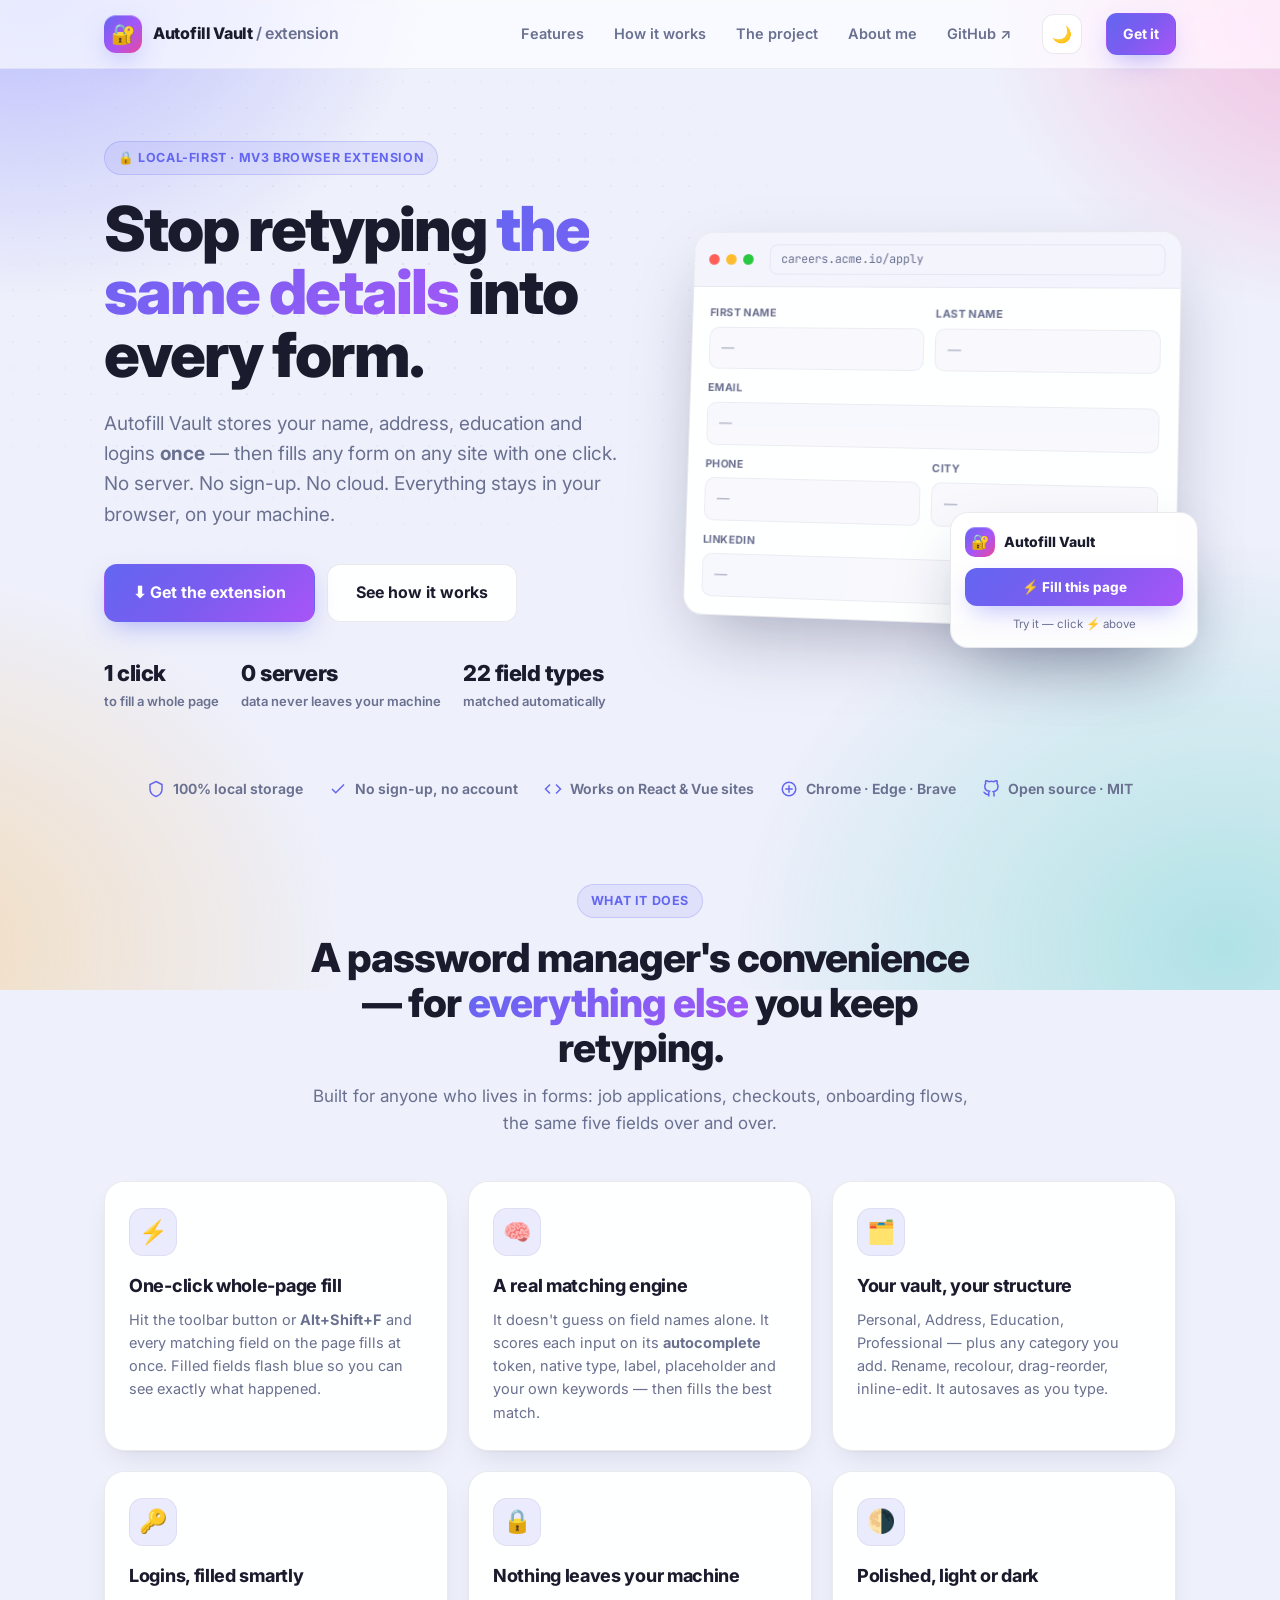
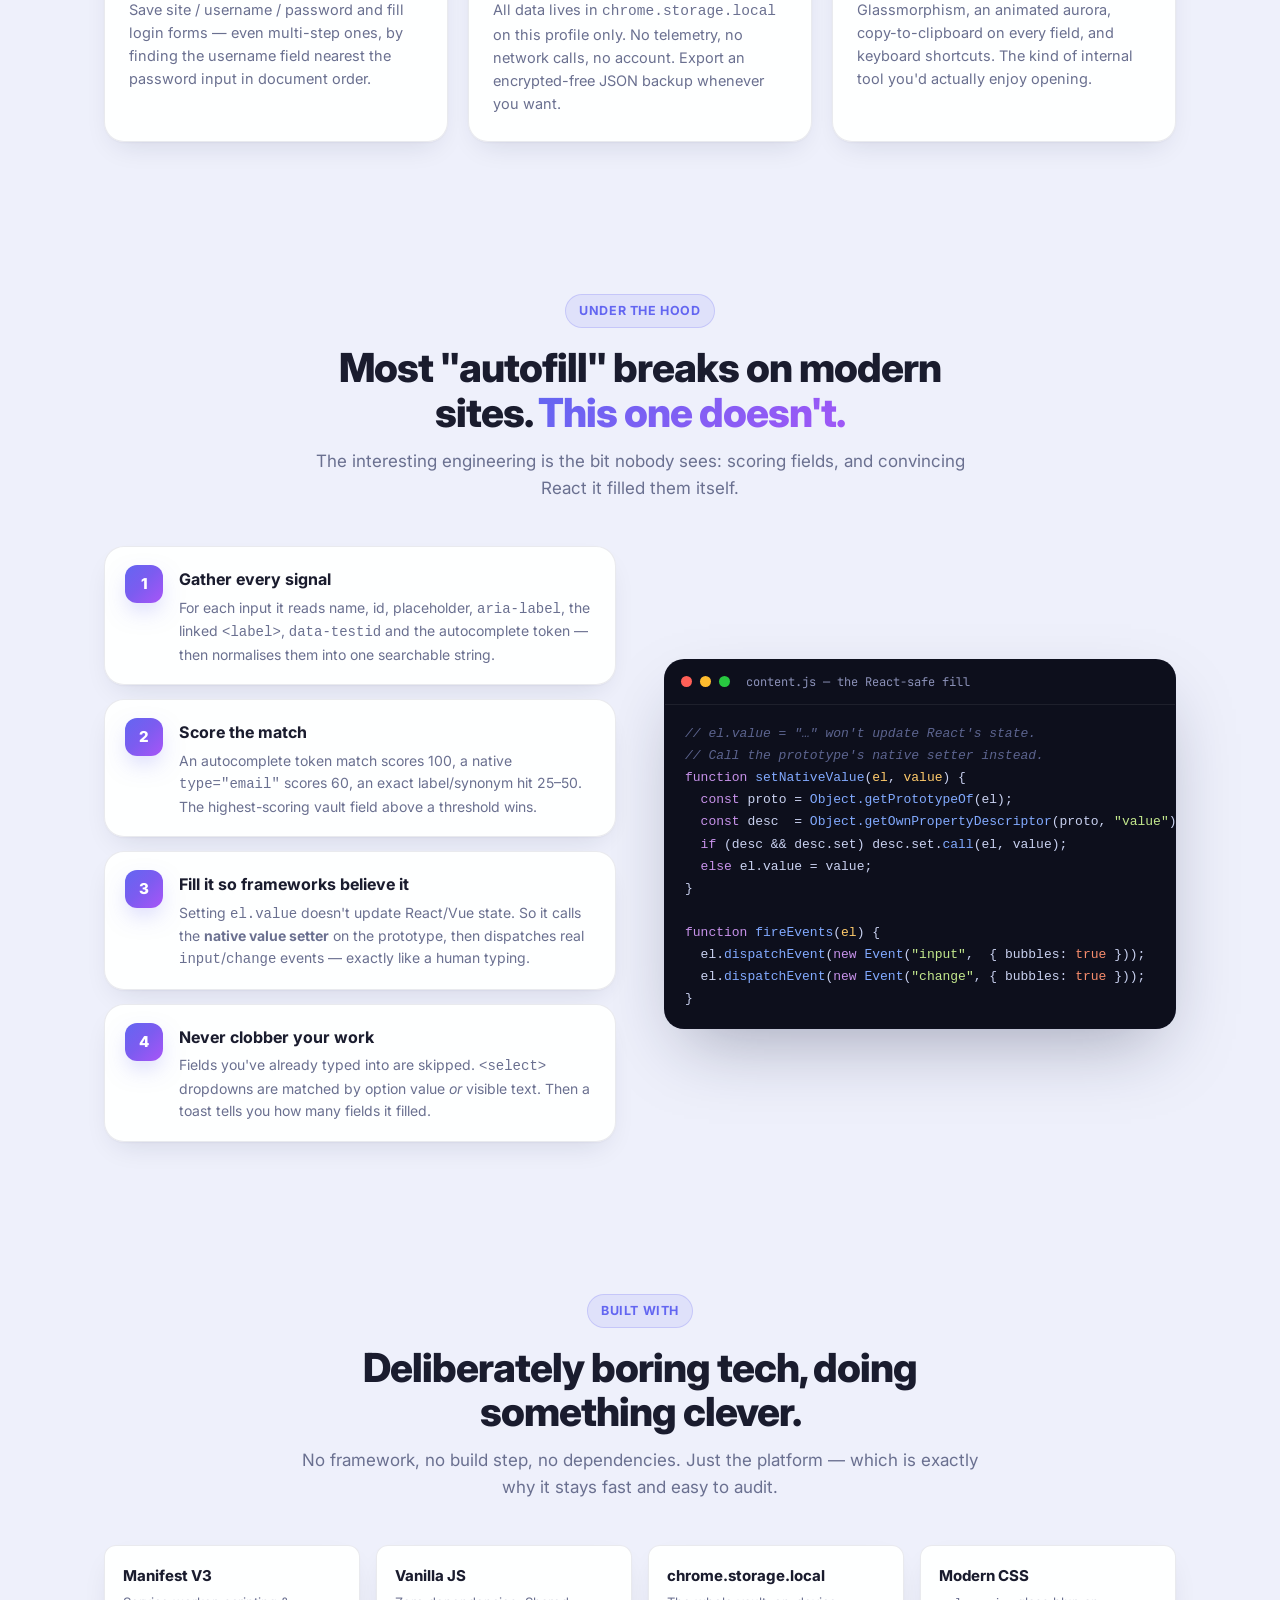
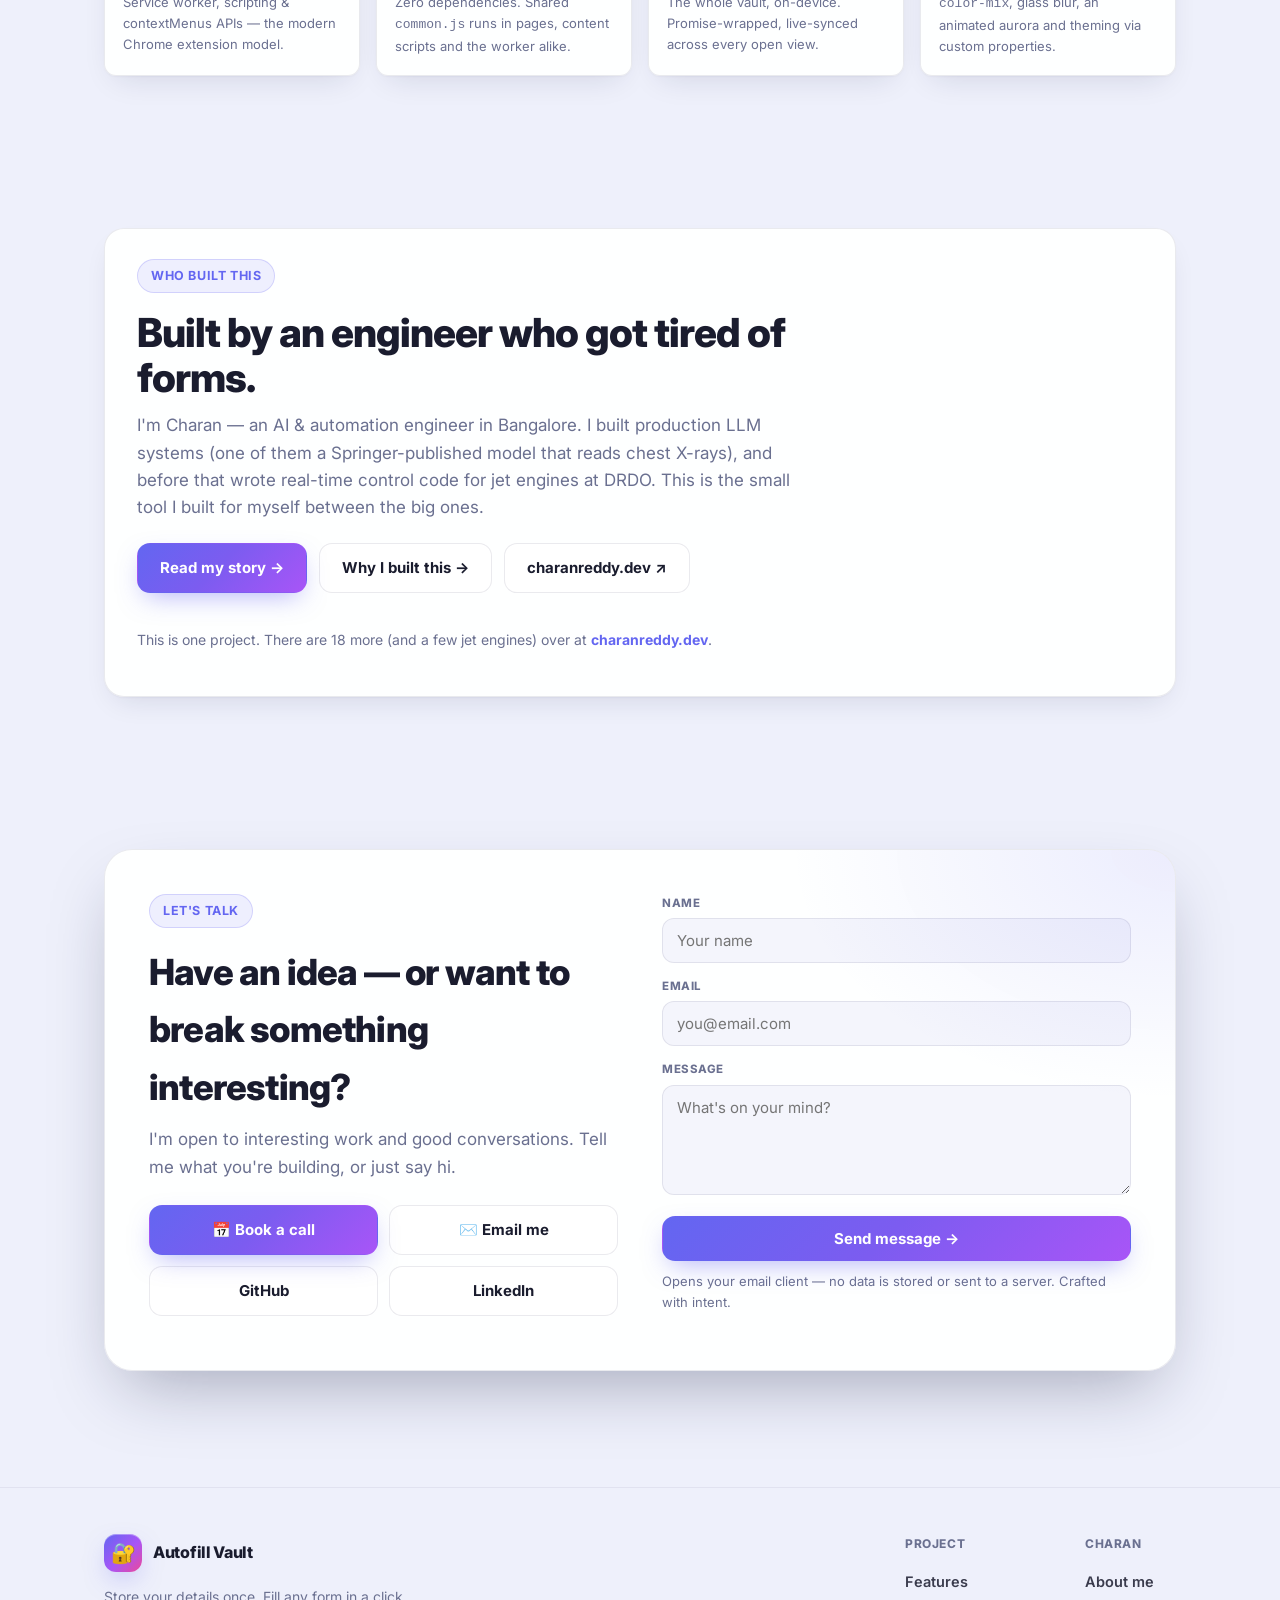
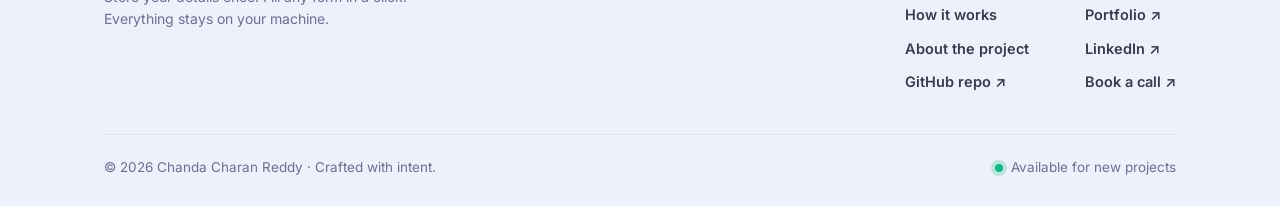
<file: web/index.html>
<!DOCTYPE html>
<html lang="en" data-theme="dark">
<head>
  <meta charset="UTF-8" />
  <meta name="viewport" content="width=device-width, initial-scale=1.0" />
  <title>Autofill Vault — fill any form in one click, 100% on your machine</title>
  <meta name="description" content="A privacy-first browser extension that stores your details once and autofills any form — job apps, checkouts, logins — in a single click. No server, no sign-up, no cloud. Built by Charan Reddy Chanda." />
  <meta name="author" content="Chanda Charan Reddy" />
  <meta name="theme-color" content="#6366f1" />
  <link rel="canonical" href="https://autofill-charan.vercel.app/" />

  <!-- Open Graph -->
  <meta property="og:type" content="website" />
  <meta property="og:site_name" content="Autofill Vault" />
  <meta property="og:title" content="Autofill Vault — fill any form in one click, 100% on your machine" />
  <meta property="og:description" content="Store your details once, autofill any form in a click. Local-only, no sign-up, works on React/Vue sites. A side project by Charan Reddy Chanda." />
  <meta property="og:url" content="https://autofill-charan.vercel.app/" />
  <meta property="og:image" content="https://autofill-charan.vercel.app/assets/og.png" />
  <meta property="og:image:width" content="1200" />
  <meta property="og:image:height" content="630" />

  <!-- Twitter -->
  <meta name="twitter:card" content="summary_large_image" />
  <meta name="twitter:title" content="Autofill Vault — fill any form in one click" />
  <meta name="twitter:description" content="A privacy-first autofill extension. Local-only, no sign-up, works on React/Vue sites." />
  <meta name="twitter:image" content="https://autofill-charan.vercel.app/assets/og.png" />

  <link rel="icon" type="image/svg+xml" href="favicon.svg" />
  <link rel="icon" type="image/png" href="assets/icon-128.png" />
  <link rel="apple-touch-icon" href="assets/icon-128.png" />

  <link rel="preconnect" href="https://fonts.googleapis.com" />
  <link rel="preconnect" href="https://fonts.gstatic.com" crossorigin />
  <link href="https://fonts.googleapis.com/css2?family=Inter:wght@400;500;600;700;800;850&family=JetBrains+Mono:wght@400;500&display=swap" rel="stylesheet" />
  <link rel="stylesheet" href="styles.css" />
</head>
<body>

  <!-- ============================ NAV ============================ -->
  <header class="nav">
    <div class="wrap nav-inner">
      <a class="brand" href="/" aria-label="Autofill Vault home">
        <span class="brand-mark">🔐</span>
        <span class="brand-text">Autofill Vault <span>/ extension</span></span>
      </a>
      <nav class="nav-links" aria-label="Primary">
        <a href="#features">Features</a>
        <a href="#how">How it works</a>
        <a href="/about-project">The project</a>
        <a href="/about">About me</a>
        <a href="https://github.com/charanreddy-27/Autofill" target="_blank" rel="noopener">GitHub ↗</a>
      </nav>
      <button class="theme-toggle" data-theme-toggle aria-label="Toggle theme">🌙</button>
      <a class="btn btn-primary btn-sm nav-cta" href="https://github.com/charanreddy-27/Autofill" target="_blank" rel="noopener">Get it</a>
      <button class="nav-burger" aria-label="Open menu">☰</button>
    </div>
  </header>

  <!-- ============================ HERO ============================ -->
  <section class="hero">
    <div class="wrap hero-grid">
      <div class="hero-copy">
        <span class="eyebrow">🔒 Local-first · MV3 browser extension</span>
        <h1>Stop retyping <span class="grad-text">the same details</span> into every form.</h1>
        <p class="lead">Autofill Vault stores your name, address, education and logins <strong>once</strong> — then fills any form on any site with one click. No server. No sign-up. No cloud. Everything stays in your browser, on your machine.</p>
        <div class="hero-actions">
          <a class="btn btn-primary btn-lg" href="https://github.com/charanreddy-27/Autofill" target="_blank" rel="noopener">⬇ Get the extension</a>
          <a class="btn btn-ghost btn-lg" href="#how">See how it works</a>
        </div>
        <div class="hero-meta">
          <div><b>1 click</b><span>to fill a whole page</span></div>
          <div><b>0 servers</b><span>data never leaves your machine</span></div>
          <div><b>22 field types</b><span>matched automatically</span></div>
        </div>
      </div>

      <!-- live CSS mockup of the real product -->
      <div class="mock-stage reveal">
        <div class="mock mock-browser">
          <div class="mock-bar">
            <span class="mock-dot r"></span><span class="mock-dot y"></span><span class="mock-dot g"></span>
            <span class="mock-url">careers.acme.io/apply</span>
          </div>
          <div class="mock-body">
            <div class="faux-form">
              <div class="faux-grid2">
                <div class="faux-row"><label>First name</label><div class="faux-input empty" data-fill="Charan">—</div></div>
                <div class="faux-row"><label>Last name</label><div class="faux-input empty" data-fill="Reddy">—</div></div>
              </div>
              <div class="faux-row"><label>Email</label><div class="faux-input empty" data-fill="charanreddychanda@gmail.com">—</div></div>
              <div class="faux-grid2">
                <div class="faux-row"><label>Phone</label><div class="faux-input empty" data-fill="+91 •••• ••• ••">—</div></div>
                <div class="faux-row"><label>City</label><div class="faux-input empty" data-fill="Bangalore">—</div></div>
              </div>
              <div class="faux-row"><label>LinkedIn</label><div class="faux-input empty" data-fill="linkedin.com/in/chandacharanreddy">—</div></div>
            </div>
          </div>
        </div>

        <div class="mock-popup">
          <div class="mp-head"><span class="mp-mark">🔐</span> Autofill Vault</div>
          <button class="mp-fill" data-demo-fill>⚡ Fill this page</button>
          <div class="mp-site">Try it — click ⚡ above</div>
        </div>
      </div>
    </div>
  </section>

  <!-- ============================ TRUST ============================ -->
  <section class="trust">
    <div class="wrap trust-inner reveal">
      <span class="trust-item"><svg viewBox="0 0 24 24" fill="none" stroke="currentColor" stroke-width="2"><path d="M12 2l8 4v6c0 5-3.4 8.4-8 10-4.6-1.6-8-5-8-10V6z"/></svg> 100% local storage</span>
      <span class="trust-item"><svg viewBox="0 0 24 24" fill="none" stroke="currentColor" stroke-width="2"><path d="M20 6L9 17l-5-5"/></svg> No sign-up, no account</span>
      <span class="trust-item"><svg viewBox="0 0 24 24" fill="none" stroke="currentColor" stroke-width="2"><path d="M16 18l6-6-6-6M8 6l-6 6 6 6"/></svg> Works on React &amp; Vue sites</span>
      <span class="trust-item"><svg viewBox="0 0 24 24" fill="none" stroke="currentColor" stroke-width="2"><circle cx="12" cy="12" r="9"/><path d="M12 7v10M7 12h10"/></svg> Chrome · Edge · Brave</span>
      <span class="trust-item"><svg viewBox="0 0 24 24" fill="none" stroke="currentColor" stroke-width="2"><path d="M9 19c-5 1.5-5-2.5-7-3m14 6v-3.9a3.4 3.4 0 0 0-.9-2.6c3-.3 6.2-1.5 6.2-6.7A5.2 5.2 0 0 0 20 4.8 4.8 4.8 0 0 0 19.9 1S18.6.6 16 2.3a13.4 13.4 0 0 0-7 0C6.4.6 5.1 1 5.1 1A4.8 4.8 0 0 0 5 4.8 5.2 5.2 0 0 0 3.7 8.4c0 5.2 3.2 6.4 6.2 6.7a3.4 3.4 0 0 0-.9 2.6V22"/></svg> Open source · MIT</span>
    </div>
  </section>

  <!-- ============================ FEATURES ============================ -->
  <section id="features" class="section-pad">
    <div class="wrap">
      <div class="section-head center reveal">
        <span class="eyebrow">What it does</span>
        <h2>A password manager's convenience — for <span class="grad-text">everything else</span> you keep retyping.</h2>
        <p>Built for anyone who lives in forms: job applications, checkouts, onboarding flows, the same five fields over and over.</p>
      </div>
      <div class="feature-grid">
        <div class="feature reveal">
          <div class="ficon">⚡</div>
          <h3>One-click whole-page fill</h3>
          <p>Hit the toolbar button or <strong>Alt+Shift+F</strong> and every matching field on the page fills at once. Filled fields flash blue so you can see exactly what happened.</p>
        </div>
        <div class="feature reveal">
          <div class="ficon">🧠</div>
          <h3>A real matching engine</h3>
          <p>It doesn't guess on field names alone. It scores each input on its <strong>autocomplete</strong> token, native type, label, placeholder and your own keywords — then fills the best match.</p>
        </div>
        <div class="feature reveal">
          <div class="ficon">🗂️</div>
          <h3>Your vault, your structure</h3>
          <p>Personal, Address, Education, Professional — plus any category you add. Rename, recolour, drag-reorder, inline-edit. It autosaves as you type.</p>
        </div>
        <div class="feature reveal">
          <div class="ficon">🔑</div>
          <h3>Logins, filled smartly</h3>
          <p>Save site / username / password and fill login forms — even multi-step ones, by finding the username field nearest the password input in document order.</p>
        </div>
        <div class="feature reveal">
          <div class="ficon">🔒</div>
          <h3>Nothing leaves your machine</h3>
          <p>All data lives in <code>chrome.storage.local</code> on this profile only. No telemetry, no network calls, no account. Export an encrypted-free JSON backup whenever you want.</p>
        </div>
        <div class="feature reveal">
          <div class="ficon">🌗</div>
          <h3>Polished, light or dark</h3>
          <p>Glassmorphism, an animated aurora, copy-to-clipboard on every field, and keyboard shortcuts. The kind of internal tool you'd actually enjoy opening.</p>
        </div>
      </div>
    </div>
  </section>

  <!-- ============================ HOW IT WORKS ============================ -->
  <section id="how" class="section-pad">
    <div class="wrap">
      <div class="section-head center reveal">
        <span class="eyebrow">Under the hood</span>
        <h2>Most "autofill" breaks on modern sites. <span class="grad-text">This one doesn't.</span></h2>
        <p>The interesting engineering is the bit nobody sees: scoring fields, and convincing React it filled them itself.</p>
      </div>
      <div class="how-grid">
        <div class="steps">
          <div class="step reveal">
            <div class="num">1</div>
            <div><h4>Gather every signal</h4><p>For each input it reads name, id, placeholder, <code>aria-label</code>, the linked <code>&lt;label&gt;</code>, <code>data-testid</code> and the autocomplete token — then normalises them into one searchable string.</p></div>
          </div>
          <div class="step reveal">
            <div class="num">2</div>
            <div><h4>Score the match</h4><p>An autocomplete token match scores 100, a native <code>type="email"</code> scores 60, an exact label/synonym hit 25–50. The highest-scoring vault field above a threshold wins.</p></div>
          </div>
          <div class="step reveal">
            <div class="num">3</div>
            <div><h4>Fill it so frameworks believe it</h4><p>Setting <code>el.value</code> doesn't update React/Vue state. So it calls the <strong>native value setter</strong> on the prototype, then dispatches real <code>input</code>/<code>change</code> events — exactly like a human typing.</p></div>
          </div>
          <div class="step reveal">
            <div class="num">4</div>
            <div><h4>Never clobber your work</h4><p>Fields you've already typed into are skipped. <code>&lt;select&gt;</code> dropdowns are matched by option value <em>or</em> visible text. Then a toast tells you how many fields it filled.</p></div>
          </div>
        </div>

        <div class="code-card reveal">
          <div class="code-head">
            <span class="mock-dot r"></span><span class="mock-dot y"></span><span class="mock-dot g"></span>
            <span class="fname">content.js — the React-safe fill</span>
          </div>
          <div class="code-body"><pre><span class="c-com">// el.value = "…" won't update React's state.</span>
<span class="c-com">// Call the prototype's native setter instead.</span>
<span class="c-key">function</span> <span class="c-fn">setNativeValue</span>(<span class="c-var">el</span>, <span class="c-var">value</span>) {
  <span class="c-key">const</span> proto = <span class="c-fn">Object.getPrototypeOf</span>(el);
  <span class="c-key">const</span> desc  = <span class="c-fn">Object.getOwnPropertyDescriptor</span>(proto, <span class="c-str">"value"</span>);
  <span class="c-key">if</span> (desc &amp;&amp; desc.set) desc.set.<span class="c-fn">call</span>(el, value);
  <span class="c-key">else</span> el.value = value;
}

<span class="c-key">function</span> <span class="c-fn">fireEvents</span>(<span class="c-var">el</span>) {
  el.<span class="c-fn">dispatchEvent</span>(<span class="c-key">new</span> <span class="c-fn">Event</span>(<span class="c-str">"input"</span>,  { bubbles: <span class="c-num">true</span> }));
  el.<span class="c-fn">dispatchEvent</span>(<span class="c-key">new</span> <span class="c-fn">Event</span>(<span class="c-str">"change"</span>, { bubbles: <span class="c-num">true</span> }));
}</pre></div>
        </div>
      </div>
    </div>
  </section>

  <!-- ============================ STACK ============================ -->
  <section class="section-pad">
    <div class="wrap">
      <div class="section-head center reveal">
        <span class="eyebrow">Built with</span>
        <h2>Deliberately boring tech, doing something clever.</h2>
        <p>No framework, no build step, no dependencies. Just the platform — which is exactly why it stays fast and easy to audit.</p>
      </div>
      <div class="stack-grid">
        <div class="stack-card reveal"><div class="t">Manifest V3</div><div class="d">Service worker, scripting &amp; contextMenus APIs — the modern Chrome extension model.</div></div>
        <div class="stack-card reveal"><div class="t">Vanilla JS</div><div class="d">Zero dependencies. Shared <code>common.js</code> runs in pages, content scripts and the worker alike.</div></div>
        <div class="stack-card reveal"><div class="t">chrome.storage.local</div><div class="d">The whole vault, on-device. Promise-wrapped, live-synced across every open view.</div></div>
        <div class="stack-card reveal"><div class="t">Modern CSS</div><div class="d"><code>color-mix</code>, glass blur, an animated aurora and theming via custom properties.</div></div>
      </div>
    </div>
  </section>

  <!-- ============================ ABOUT TEASER ============================ -->
  <section class="section-pad">
    <div class="wrap">
      <div class="card reveal" style="display:grid;gap:22px;">
        <div class="section-head" style="margin-bottom:0;">
          <span class="eyebrow">Who built this</span>
          <h2>Built by an engineer who got tired of forms.</h2>
          <p>I'm Charan — an AI &amp; automation engineer in Bangalore. I built production LLM systems (one of them a Springer-published model that reads chest X-rays), and before that wrote real-time control code for jet engines at DRDO. This is the small tool I built for myself between the big ones.</p>
        </div>
        <div class="hero-actions" style="margin-top:0;">
          <a class="btn btn-primary" href="/about">Read my story →</a>
          <a class="btn btn-ghost" href="/about-project">Why I built this →</a>
          <a class="btn btn-ghost" href="https://www.charanreddy.dev" target="_blank" rel="noopener">charanreddy.dev ↗</a>
        </div>
        <p class="footer-tag" style="max-width:none;">This is one project. There are 18 more (and a few jet engines) over at <a href="https://www.charanreddy.dev" target="_blank" rel="noopener" style="color:var(--accent);text-decoration:none;font-weight:700;">charanreddy.dev</a>.</p>
      </div>
    </div>
  </section>

  <!-- ============================ CONTACT CTA ============================ -->
  <section id="contact" class="section-pad">
    <div class="wrap">
      <div class="contact-card reveal">
        <div class="contact-grid">
          <div>
            <span class="eyebrow">Let's talk</span>
            <h2 style="font-size:clamp(26px,3.5vw,36px);letter-spacing:-.8px;margin:16px 0 10px;font-weight:820;">Have an idea — or want to break something interesting?</h2>
            <p style="color:var(--text-soft);font-size:17px;margin:0;">I'm open to interesting work and good conversations. Tell me what you're building, or just say hi.</p>
            <div class="contact-actions">
              <a class="btn btn-primary" href="https://cal.com/charanreddy-27/30min" target="_blank" rel="noopener">📅 Book a call</a>
              <a class="btn btn-ghost" href="mailto:charanreddychanda@gmail.com">✉️ Email me</a>
              <a class="btn btn-ghost" href="https://github.com/charanreddy-27" target="_blank" rel="noopener">GitHub</a>
              <a class="btn btn-ghost" href="https://www.linkedin.com/in/chandacharanreddy/" target="_blank" rel="noopener">LinkedIn</a>
            </div>
          </div>
          <div>
            <form data-contact-form data-to="charanreddychanda@gmail.com" novalidate>
              <div class="form-field">
                <label for="c-name">Name</label>
                <input id="c-name" name="name" type="text" placeholder="Your name" required />
              </div>
              <div class="form-field">
                <label for="c-email">Email</label>
                <input id="c-email" name="email" type="email" placeholder="you@email.com" required />
              </div>
              <div class="form-field">
                <label for="c-msg">Message</label>
                <textarea id="c-msg" name="message" placeholder="What's on your mind?" required></textarea>
              </div>
              <button class="btn btn-primary" type="submit" style="width:100%;">Send message →</button>
              <p class="form-note">Opens your email client — no data is stored or sent to a server. Crafted with intent.</p>
            </form>
          </div>
        </div>
      </div>
    </div>
  </section>

  <!-- ============================ FOOTER ============================ -->
  <footer class="footer">
    <div class="wrap">
      <div class="footer-grid">
        <div>
          <a class="brand" href="/"><span class="brand-mark">🔐</span><span class="brand-text">Autofill Vault</span></a>
          <p class="footer-tag">Store your details once. Fill any form in a click. Everything stays on your machine.</p>
        </div>
        <div class="footer-cols">
          <div class="footer-col">
            <h5>Project</h5>
            <a href="#features">Features</a>
            <a href="#how">How it works</a>
            <a href="/about-project">About the project</a>
            <a href="https://github.com/charanreddy-27/Autofill" target="_blank" rel="noopener">GitHub repo ↗</a>
          </div>
          <div class="footer-col">
            <h5>Charan</h5>
            <a href="/about">About me</a>
            <a href="https://www.charanreddy.dev" target="_blank" rel="noopener">Portfolio ↗</a>
            <a href="https://www.linkedin.com/in/chandacharanreddy/" target="_blank" rel="noopener">LinkedIn ↗</a>
            <a href="https://cal.com/charanreddy-27/30min" target="_blank" rel="noopener">Book a call ↗</a>
          </div>
        </div>
      </div>
      <div class="footer-bottom">
        <span>© <span data-year>2026</span> Chanda Charan Reddy · Crafted with intent.</span>
        <span class="avail"><span class="dot-live"></span> Available for new projects</span>
      </div>
    </div>
  </footer>

  <script src="main.js"></script>
</body>
</html>
</file>
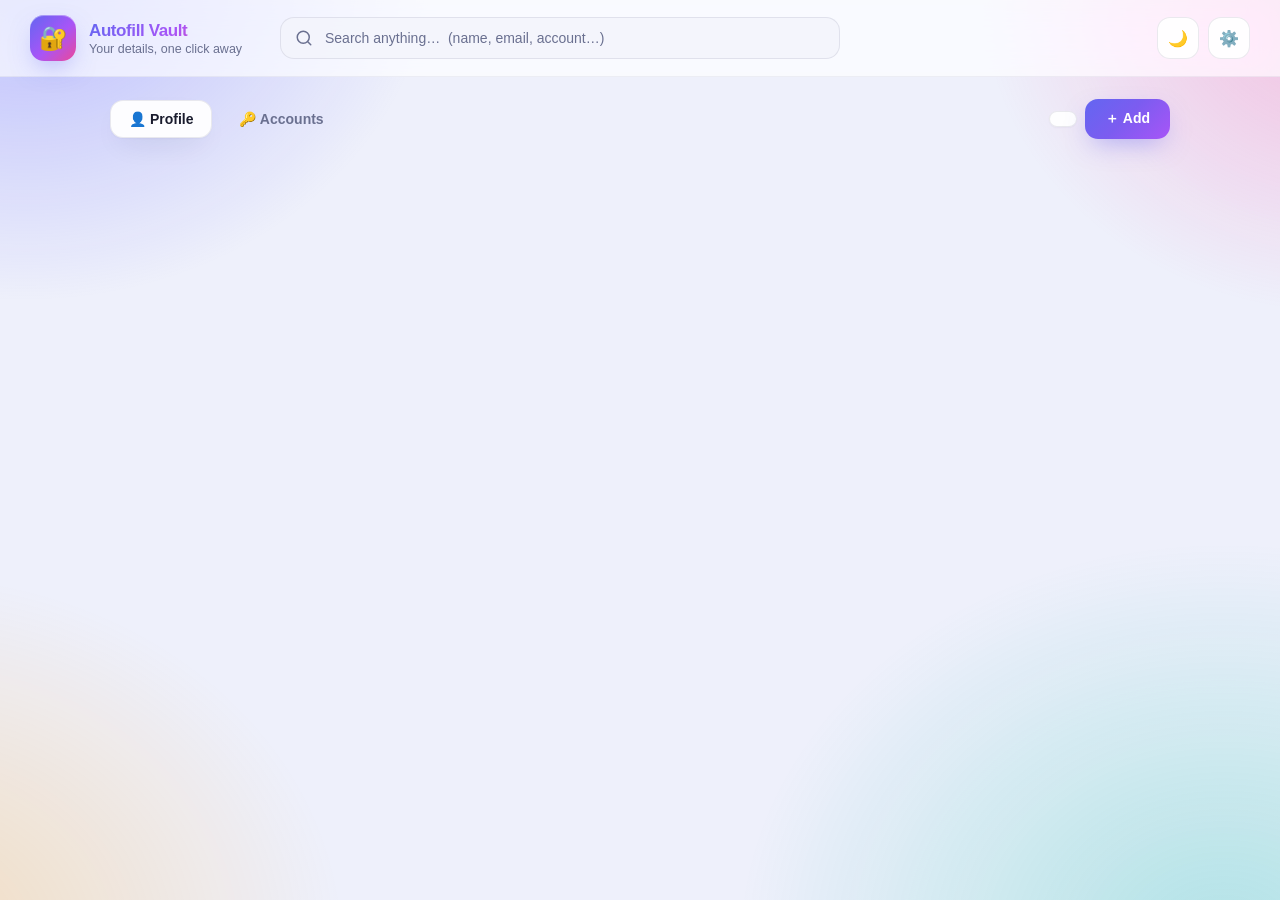
<file: src/dashboard.html>
<!DOCTYPE html>
<html lang="en" data-theme="light">
<head>
  <meta charset="UTF-8" />
  <meta name="viewport" content="width=device-width, initial-scale=1.0" />
  <title>Autofill Vault</title>
  <link rel="stylesheet" href="dashboard.css" />
</head>
<body>
  <header class="topbar">
    <div class="brand">
      <div class="brand-mark">🔐</div>
      <div>
        <h1>Autofill Vault</h1>
        <p id="greeting">Your details, one click away</p>
      </div>
    </div>

    <div class="search-wrap">
      <svg viewBox="0 0 24 24" class="search-icon"><path d="M21 21l-4.3-4.3M11 19a8 8 0 100-16 8 8 0 000 16z" fill="none" stroke="currentColor" stroke-width="2" stroke-linecap="round"/></svg>
      <input id="search" type="text" placeholder="Search anything…  (name, email, account…)" autocomplete="off" />
    </div>

    <div class="topbar-actions">
      <button id="theme-toggle" class="icon-btn" title="Toggle theme">🌙</button>
      <div class="menu">
        <button id="settings-btn" class="icon-btn" title="Settings">⚙️</button>
        <div id="settings-menu" class="menu-pop hidden">
          <button data-action="export">⬇️ Export backup</button>
          <button data-action="import">⬆️ Import backup</button>
          <label class="menu-toggle"><input type="checkbox" id="toast-toggle" checked /> Show fill toast</label>
          <hr/>
          <button data-action="reset" class="danger">♻️ Reset everything</button>
        </div>
      </div>
    </div>
  </header>

  <nav class="tabs">
    <button class="tab active" data-view="profile">👤 Profile</button>
    <button class="tab" data-view="accounts">🔑 Accounts</button>
    <span class="tab-spacer"></span>
    <span id="vault-stats" class="stats-chip"></span>
    <button id="primary-add" class="btn-primary">＋ Add</button>
  </nav>

  <main id="content" class="content"></main>

  <!-- Modal -->
  <div id="modal-backdrop" class="modal-backdrop hidden">
    <div class="modal" id="modal"></div>
  </div>

  <input type="file" id="import-file" accept="application/json" class="hidden" />

  <script src="common.js"></script>
  <script src="dashboard.js"></script>
</body>
</html>
</file>
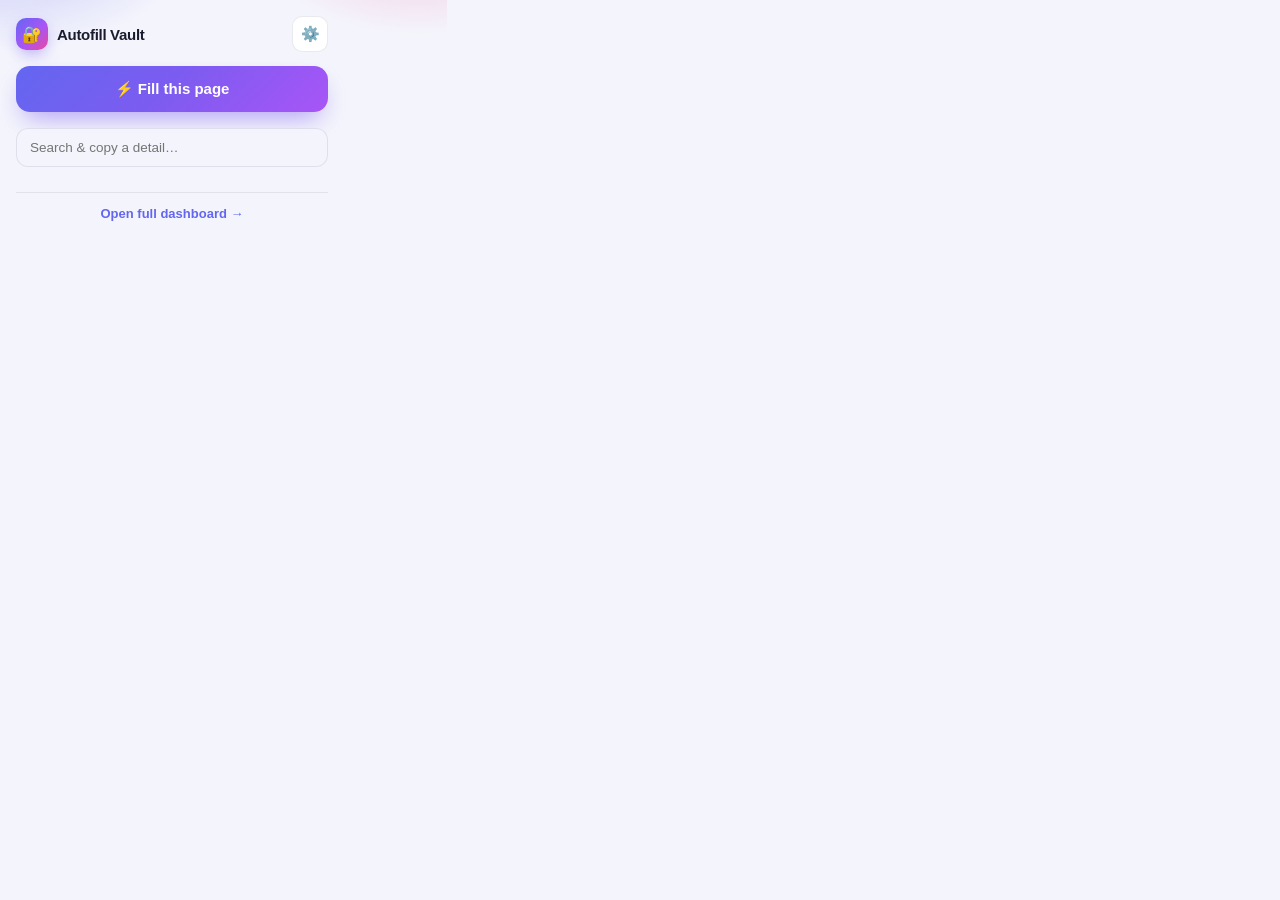
<file: src/popup.html>
<!DOCTYPE html>
<html lang="en" data-theme="light">
<head>
  <meta charset="UTF-8" />
  <link rel="stylesheet" href="popup.css" />
  <title>Autofill Vault</title>
</head>
<body>
  <header class="p-head">
    <div class="p-brand"><span class="p-mark">🔐</span> Autofill Vault</div>
    <button id="open-dash" class="p-icon" title="Open dashboard">⚙️</button>
  </header>

  <button id="fill-page" class="p-fill">⚡ Fill this page</button>
  <div id="site-label" class="p-site"></div>

  <div id="accounts-section" class="p-section hidden">
    <div class="p-section-title">Accounts for this site</div>
    <div id="accounts-list"></div>
  </div>

  <div class="p-section">
    <div class="p-search-wrap">
      <input id="p-search" placeholder="Search & copy a detail…" autocomplete="off" />
    </div>
    <div id="results" class="p-results"></div>
  </div>

  <footer class="p-foot">
    <button id="open-dash-2" class="p-link">Open full dashboard →</button>
  </footer>

  <script src="common.js"></script>
  <script src="popup.js"></script>
</body>
</html>
</file>
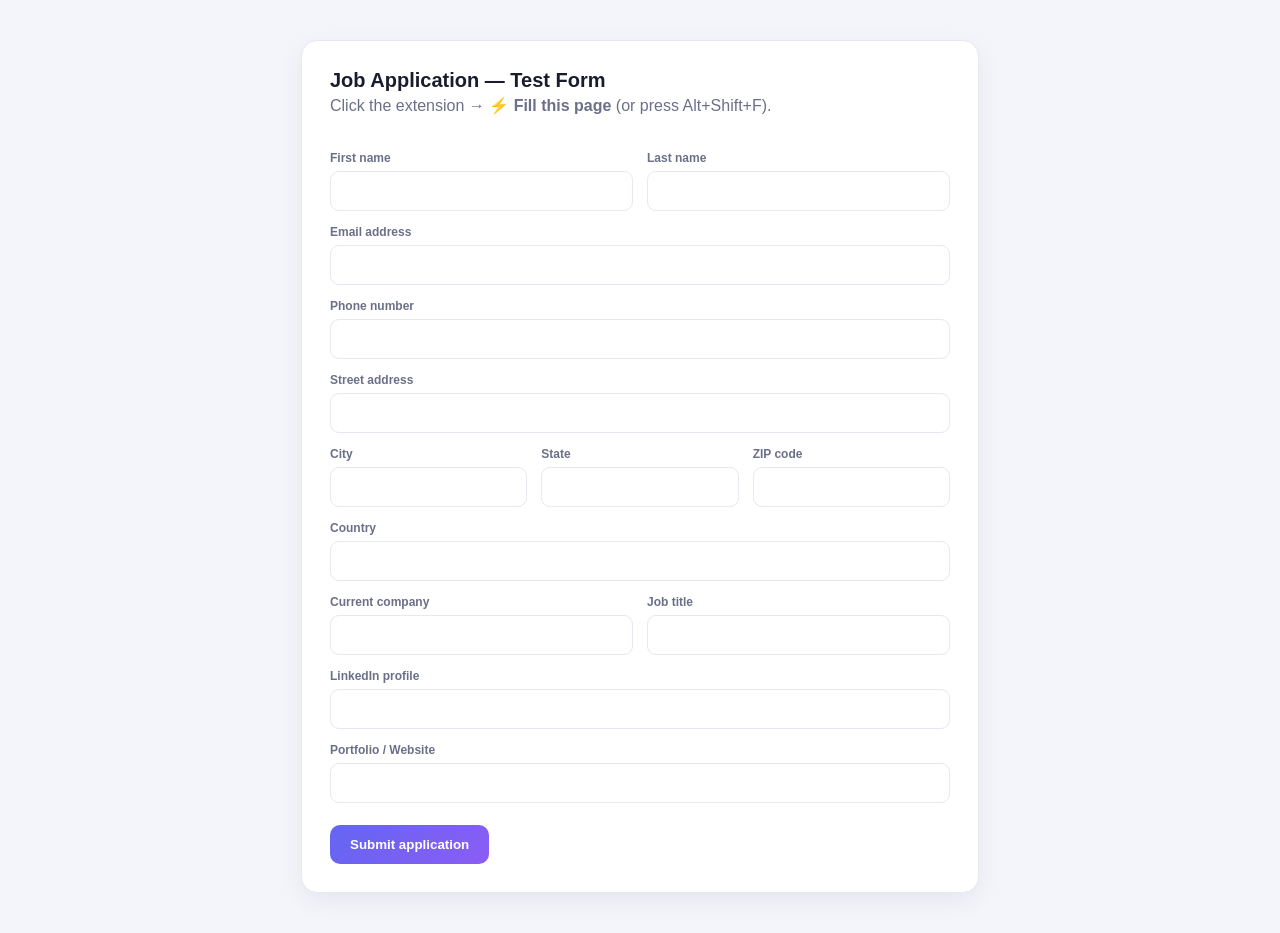
<file: test/sample-form.html>
<!DOCTYPE html>
<html lang="en">
<head>
  <meta charset="UTF-8" />
  <meta name="viewport" content="width=device-width, initial-scale=1.0" />
  <title>Autofill Vault — Test Form</title>
  <style>
    body { font-family: -apple-system, "Segoe UI", Roboto, sans-serif; background: #f4f5fb; color: #1a1c2e; margin: 0; padding: 40px 16px; }
    .card { max-width: 620px; margin: 0 auto; background: #fff; border: 1px solid #e7e8f0; border-radius: 16px; padding: 28px; box-shadow: 0 8px 24px rgba(16,24,40,.06); }
    h1 { font-size: 20px; margin: 0 0 4px; }
    p.sub { color: #6b7088; margin: 0 0 22px; }
    label { display: block; font-size: 12px; font-weight: 700; color: #6b7088; margin: 14px 0 6px; }
    input, select { width: 100%; padding: 11px 13px; border: 1px solid #e7e8f0; border-radius: 9px; font-size: 14px; box-sizing: border-box; }
    .row { display: flex; gap: 14px; }
    .row > div { flex: 1; }
    button { margin-top: 22px; background: linear-gradient(135deg,#6366f1,#8b5cf6); color: #fff; border: none; padding: 12px 20px; border-radius: 10px; font-weight: 700; cursor: pointer; }
  </style>
</head>
<body>
  <form class="card" onsubmit="event.preventDefault(); alert('Submitted (demo)');">
    <h1>Job Application — Test Form</h1>
    <p class="sub">Click the extension → <b>⚡ Fill this page</b> (or press Alt+Shift+F).</p>

    <div class="row">
      <div><label for="fn">First name</label><input id="fn" name="first_name" autocomplete="given-name" /></div>
      <div><label for="ln">Last name</label><input id="ln" name="last_name" autocomplete="family-name" /></div>
    </div>

    <label for="em">Email address</label>
    <input id="em" name="email" type="email" autocomplete="email" />

    <label for="ph">Phone number</label>
    <input id="ph" name="phone" type="tel" autocomplete="tel" />

    <label for="addr">Street address</label>
    <input id="addr" name="address" autocomplete="address-line1" />

    <div class="row">
      <div><label for="city">City</label><input id="city" name="city" autocomplete="address-level2" /></div>
      <div><label for="state">State</label><input id="state" name="state" autocomplete="address-level1" /></div>
      <div><label for="zip">ZIP code</label><input id="zip" name="postal_code" autocomplete="postal-code" /></div>
    </div>

    <label for="country">Country</label>
    <input id="country" name="country" autocomplete="country-name" />

    <div class="row">
      <div><label for="company">Current company</label><input id="company" name="company" autocomplete="organization" /></div>
      <div><label for="title">Job title</label><input id="title" name="job_title" /></div>
    </div>

    <label for="linkedin">LinkedIn profile</label>
    <input id="linkedin" name="linkedin_url" />

    <label for="portfolio">Portfolio / Website</label>
    <input id="portfolio" name="website" type="url" autocomplete="url" />

    <button type="submit">Submit application</button>
  </form>
</body>
</html>
</file>
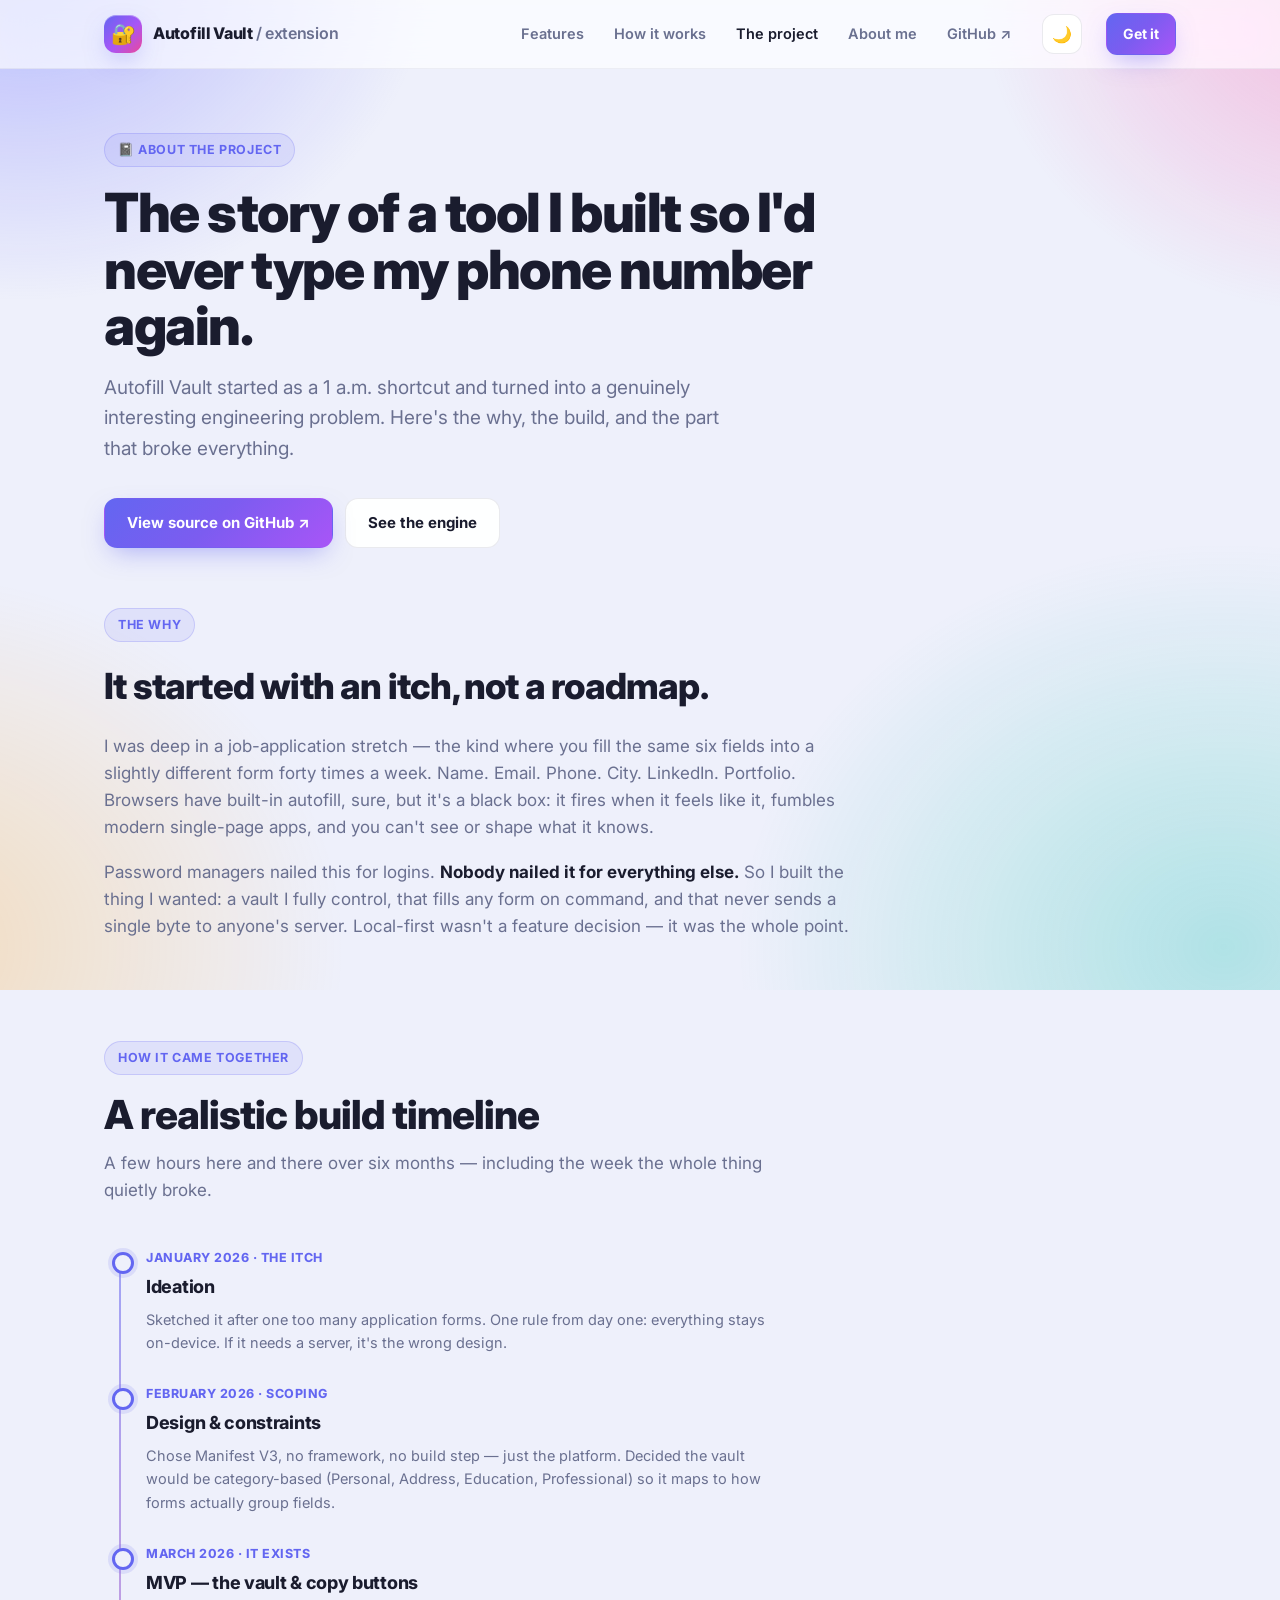
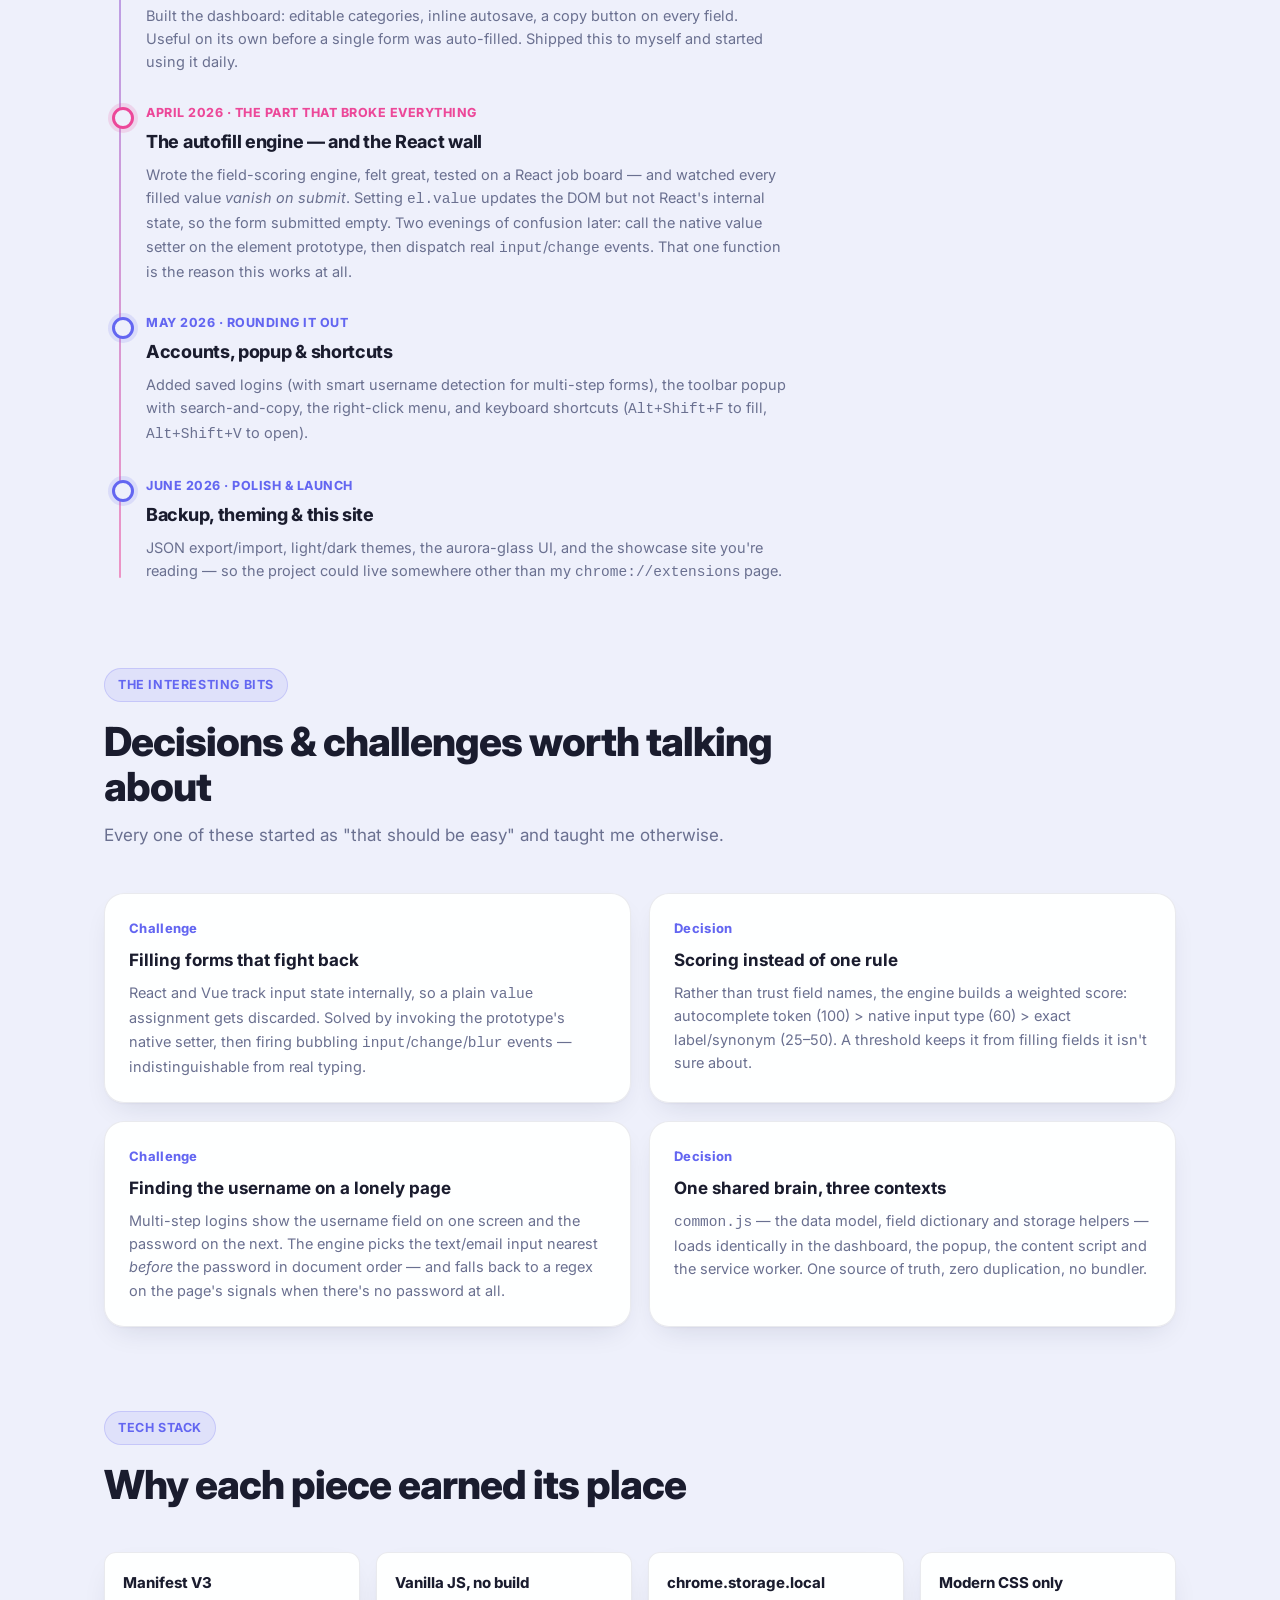
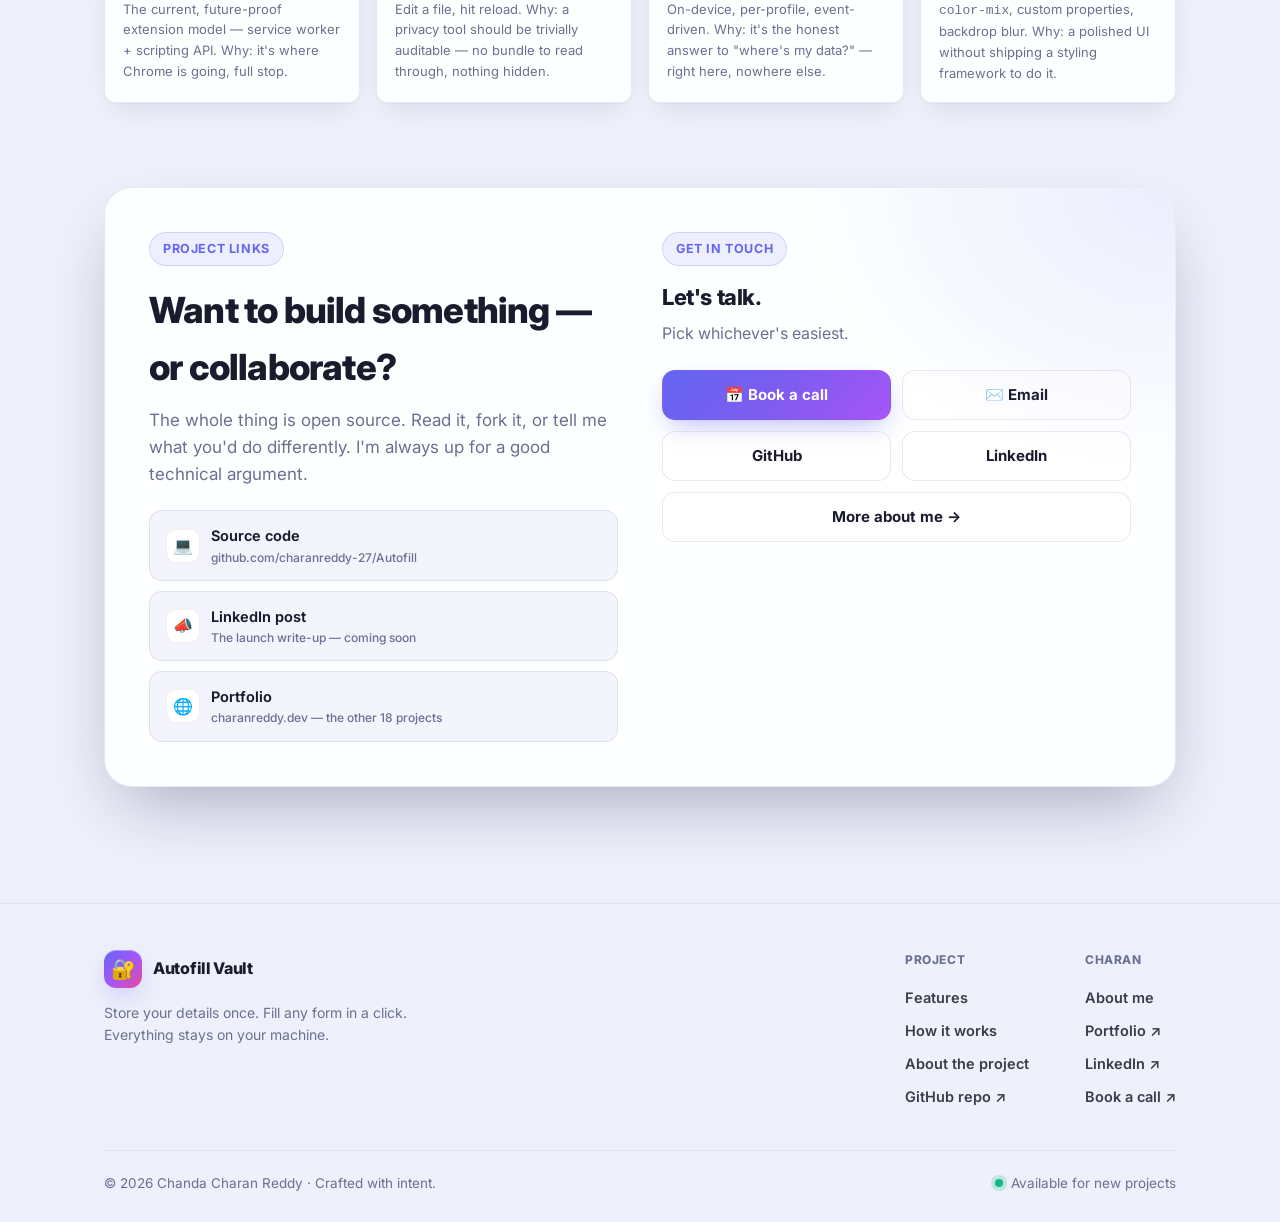
<file: web/about-project.html>
<!DOCTYPE html>
<html lang="en" data-theme="dark">
<head>
  <meta charset="UTF-8" />
  <meta name="viewport" content="width=device-width, initial-scale=1.0" />
  <title>The Project — How Autofill Vault was built</title>
  <meta name="description" content="The why, the build timeline, the technical decisions and the part that broke everything. A deep dive into Autofill Vault, a local-first browser extension by Charan Reddy Chanda." />
  <meta name="author" content="Chanda Charan Reddy" />
  <meta name="theme-color" content="#6366f1" />
  <link rel="canonical" href="https://autofill-charan.vercel.app/about-project" />

  <meta property="og:type" content="article" />
  <meta property="og:site_name" content="Autofill Vault" />
  <meta property="og:title" content="The Project — How Autofill Vault was built" />
  <meta property="og:description" content="The why, the timeline, the technical decisions and the part that broke everything." />
  <meta property="og:url" content="https://autofill-charan.vercel.app/about-project" />
  <meta property="og:image" content="https://autofill-charan.vercel.app/assets/og.png" />
  <meta property="og:image:width" content="1200" />
  <meta property="og:image:height" content="630" />
  <meta name="twitter:card" content="summary_large_image" />
  <meta name="twitter:title" content="The Project — How Autofill Vault was built" />
  <meta name="twitter:description" content="The why, the timeline, and the part that broke everything." />
  <meta name="twitter:image" content="https://autofill-charan.vercel.app/assets/og.png" />

  <link rel="icon" type="image/svg+xml" href="favicon.svg" />
  <link rel="icon" type="image/png" href="assets/icon-128.png" />
  <link rel="apple-touch-icon" href="assets/icon-128.png" />
  <link rel="preconnect" href="https://fonts.googleapis.com" />
  <link rel="preconnect" href="https://fonts.gstatic.com" crossorigin />
  <link href="https://fonts.googleapis.com/css2?family=Inter:wght@400;500;600;700;800;850&family=JetBrains+Mono:wght@400;500&display=swap" rel="stylesheet" />
  <link rel="stylesheet" href="styles.css" />
</head>
<body>

  <!-- NAV -->
  <header class="nav">
    <div class="wrap nav-inner">
      <a class="brand" href="/" aria-label="Autofill Vault home">
        <span class="brand-mark">🔐</span>
        <span class="brand-text">Autofill Vault <span>/ extension</span></span>
      </a>
      <nav class="nav-links" aria-label="Primary">
        <a href="/#features">Features</a>
        <a href="/#how">How it works</a>
        <a href="/about-project" class="active">The project</a>
        <a href="/about">About me</a>
        <a href="https://github.com/charanreddy-27/Autofill" target="_blank" rel="noopener">GitHub ↗</a>
      </nav>
      <button class="theme-toggle" data-theme-toggle aria-label="Toggle theme">🌙</button>
      <a class="btn btn-primary btn-sm nav-cta" href="https://github.com/charanreddy-27/Autofill" target="_blank" rel="noopener">Get it</a>
      <button class="nav-burger" aria-label="Open menu">☰</button>
    </div>
  </header>

  <!-- PAGE HERO -->
  <section class="page-hero">
    <div class="wrap">
      <div class="reveal" style="max-width:760px;">
        <span class="eyebrow">📓 About the project</span>
        <h1>The story of a tool I built so I'd never type my phone number again.</h1>
        <p class="lead">Autofill Vault started as a 1 a.m. shortcut and turned into a genuinely interesting engineering problem. Here's the why, the build, and the part that broke everything.</p>
        <div class="hero-actions">
          <a class="btn btn-primary" href="https://github.com/charanreddy-27/Autofill" target="_blank" rel="noopener">View source on GitHub ↗</a>
          <a class="btn btn-ghost" href="/#how">See the engine</a>
        </div>
      </div>
    </div>
  </section>

  <!-- THE WHY -->
  <section class="section-pad" style="padding-top:48px;">
    <div class="wrap">
      <div class="prose reveal">
        <span class="eyebrow">The why</span>
        <h2 style="font-size:clamp(26px,3.5vw,36px);letter-spacing:-.8px;margin:16px 0 14px;font-weight:820;">It started with an itch, not a roadmap.</h2>
        <p>I was deep in a job-application stretch — the kind where you fill the same six fields into a slightly different form forty times a week. Name. Email. Phone. City. LinkedIn. Portfolio. Browsers have built-in autofill, sure, but it's a black box: it fires when it feels like it, fumbles modern single-page apps, and you can't see or shape what it knows.</p>
        <p>Password managers nailed this for logins. <strong>Nobody nailed it for everything else.</strong> So I built the thing I wanted: a vault I fully control, that fills any form on command, and that never sends a single byte to anyone's server. Local-first wasn't a feature decision — it was the whole point.</p>
      </div>
    </div>
  </section>

  <!-- TIMELINE -->
  <section class="section-pad" style="padding-top:8px;">
    <div class="wrap">
      <div class="section-head reveal">
        <span class="eyebrow">How it came together</span>
        <h2>A realistic build timeline</h2>
        <p>A few hours here and there over six months — including the week the whole thing quietly broke.</p>
      </div>
      <div class="timeline reveal">
        <div class="tl-item">
          <div class="tl-date">January 2026 · The itch</div>
          <h4>Ideation</h4>
          <p>Sketched it after one too many application forms. One rule from day one: everything stays on-device. If it needs a server, it's the wrong design.</p>
        </div>
        <div class="tl-item">
          <div class="tl-date">February 2026 · Scoping</div>
          <h4>Design &amp; constraints</h4>
          <p>Chose Manifest V3, no framework, no build step — just the platform. Decided the vault would be category-based (Personal, Address, Education, Professional) so it maps to how forms actually group fields.</p>
        </div>
        <div class="tl-item">
          <div class="tl-date">March 2026 · It exists</div>
          <h4>MVP — the vault &amp; copy buttons</h4>
          <p>Built the dashboard: editable categories, inline autosave, a copy button on every field. Useful on its own before a single form was auto-filled. Shipped this to myself and started using it daily.</p>
        </div>
        <div class="tl-item hard">
          <div class="tl-date">April 2026 · The part that broke everything</div>
          <h4>The autofill engine — and the React wall</h4>
          <p>Wrote the field-scoring engine, felt great, tested on a React job board — and watched every filled value <em>vanish on submit</em>. Setting <code>el.value</code> updates the DOM but not React's internal state, so the form submitted empty. Two evenings of confusion later: call the native value setter on the element prototype, then dispatch real <code>input</code>/<code>change</code> events. That one function is the reason this works at all.</p>
        </div>
        <div class="tl-item">
          <div class="tl-date">May 2026 · Rounding it out</div>
          <h4>Accounts, popup &amp; shortcuts</h4>
          <p>Added saved logins (with smart username detection for multi-step forms), the toolbar popup with search-and-copy, the right-click menu, and keyboard shortcuts (<code>Alt+Shift+F</code> to fill, <code>Alt+Shift+V</code> to open).</p>
        </div>
        <div class="tl-item">
          <div class="tl-date">June 2026 · Polish &amp; launch</div>
          <h4>Backup, theming &amp; this site</h4>
          <p>JSON export/import, light/dark themes, the aurora-glass UI, and the showcase site you're reading — so the project could live somewhere other than my <code>chrome://extensions</code> page.</p>
        </div>
      </div>
    </div>
  </section>

  <!-- KEY FEATURES + CHALLENGES -->
  <section class="section-pad" style="padding-top:8px;">
    <div class="wrap">
      <div class="section-head reveal">
        <span class="eyebrow">The interesting bits</span>
        <h2>Decisions &amp; challenges worth talking about</h2>
        <p>Every one of these started as "that should be easy" and taught me otherwise.</p>
      </div>
      <div class="learn-grid">
        <div class="learn reveal">
          <div class="k">Challenge</div>
          <h4>Filling forms that fight back</h4>
          <p>React and Vue track input state internally, so a plain <code>value</code> assignment gets discarded. Solved by invoking the prototype's native setter, then firing bubbling <code>input</code>/<code>change</code>/<code>blur</code> events — indistinguishable from real typing.</p>
        </div>
        <div class="learn reveal">
          <div class="k">Decision</div>
          <h4>Scoring instead of one rule</h4>
          <p>Rather than trust field names, the engine builds a weighted score: autocomplete token (100) &gt; native input type (60) &gt; exact label/synonym (25–50). A threshold keeps it from filling fields it isn't sure about.</p>
        </div>
        <div class="learn reveal">
          <div class="k">Challenge</div>
          <h4>Finding the username on a lonely page</h4>
          <p>Multi-step logins show the username field on one screen and the password on the next. The engine picks the text/email input nearest <em>before</em> the password in document order — and falls back to a regex on the page's signals when there's no password at all.</p>
        </div>
        <div class="learn reveal">
          <div class="k">Decision</div>
          <h4>One shared brain, three contexts</h4>
          <p><code>common.js</code> — the data model, field dictionary and storage helpers — loads identically in the dashboard, the popup, the content script and the service worker. One source of truth, zero duplication, no bundler.</p>
        </div>
      </div>
    </div>
  </section>

  <!-- TECH STACK -->
  <section class="section-pad" style="padding-top:8px;">
    <div class="wrap">
      <div class="section-head reveal">
        <span class="eyebrow">Tech stack</span>
        <h2>Why each piece earned its place</h2>
      </div>
      <div class="stack-grid">
        <div class="stack-card reveal"><div class="t">Manifest V3</div><div class="d">The current, future-proof extension model — service worker + scripting API. Why: it's where Chrome is going, full stop.</div></div>
        <div class="stack-card reveal"><div class="t">Vanilla JS, no build</div><div class="d">Edit a file, hit reload. Why: a privacy tool should be trivially auditable — no bundle to read through, nothing hidden.</div></div>
        <div class="stack-card reveal"><div class="t">chrome.storage.local</div><div class="d">On-device, per-profile, event-driven. Why: it's the honest answer to "where's my data?" — right here, nowhere else.</div></div>
        <div class="stack-card reveal"><div class="t">Modern CSS only</div><div class="d"><code>color-mix</code>, custom properties, backdrop blur. Why: a polished UI without shipping a styling framework to do it.</div></div>
      </div>
    </div>
  </section>

  <!-- LINKS / CTA -->
  <section id="contact" class="section-pad" style="padding-top:8px;">
    <div class="wrap">
      <div class="contact-card reveal">
        <div class="contact-grid">
          <div>
            <span class="eyebrow">Project links</span>
            <h2 style="font-size:clamp(26px,3.5vw,36px);letter-spacing:-.8px;margin:16px 0 10px;font-weight:820;">Want to build something — or collaborate?</h2>
            <p style="color:var(--text-soft);font-size:17px;margin:0;">The whole thing is open source. Read it, fork it, or tell me what you'd do differently. I'm always up for a good technical argument.</p>
            <div style="display:grid;gap:10px;margin-top:22px;">
              <a class="link-btn" href="https://github.com/charanreddy-27/Autofill" target="_blank" rel="noopener">
                <span class="ic">💻</span><span>Source code<small>github.com/charanreddy-27/Autofill</small></span>
              </a>
              <a class="link-btn" href="https://www.linkedin.com/in/chandacharanreddy/" target="_blank" rel="noopener">
                <span class="ic">📣</span><span>LinkedIn post<small>The launch write-up — coming soon</small></span>
              </a>
              <a class="link-btn" href="https://www.charanreddy.dev" target="_blank" rel="noopener">
                <span class="ic">🌐</span><span>Portfolio<small>charanreddy.dev — the other 18 projects</small></span>
              </a>
            </div>
          </div>
          <div>
            <span class="eyebrow">Get in touch</span>
            <h3 style="font-size:22px;letter-spacing:-.4px;margin:14px 0 6px;font-weight:780;">Let's talk.</h3>
            <p style="color:var(--text-soft);margin:0 0 18px;">Pick whichever's easiest.</p>
            <div class="contact-actions" style="grid-template-columns:1fr 1fr;">
              <a class="btn btn-primary" href="https://cal.com/charanreddy-27/30min" target="_blank" rel="noopener">📅 Book a call</a>
              <a class="btn btn-ghost" href="mailto:charanreddychanda@gmail.com">✉️ Email</a>
              <a class="btn btn-ghost" href="https://github.com/charanreddy-27" target="_blank" rel="noopener">GitHub</a>
              <a class="btn btn-ghost" href="https://www.linkedin.com/in/chandacharanreddy/" target="_blank" rel="noopener">LinkedIn</a>
            </div>
            <a class="btn btn-ghost" href="/about" style="width:100%;margin-top:11px;">More about me →</a>
          </div>
        </div>
      </div>
    </div>
  </section>

  <!-- FOOTER -->
  <footer class="footer">
    <div class="wrap">
      <div class="footer-grid">
        <div>
          <a class="brand" href="/"><span class="brand-mark">🔐</span><span class="brand-text">Autofill Vault</span></a>
          <p class="footer-tag">Store your details once. Fill any form in a click. Everything stays on your machine.</p>
        </div>
        <div class="footer-cols">
          <div class="footer-col">
            <h5>Project</h5>
            <a href="/#features">Features</a>
            <a href="/#how">How it works</a>
            <a href="/about-project">About the project</a>
            <a href="https://github.com/charanreddy-27/Autofill" target="_blank" rel="noopener">GitHub repo ↗</a>
          </div>
          <div class="footer-col">
            <h5>Charan</h5>
            <a href="/about">About me</a>
            <a href="https://www.charanreddy.dev" target="_blank" rel="noopener">Portfolio ↗</a>
            <a href="https://www.linkedin.com/in/chandacharanreddy/" target="_blank" rel="noopener">LinkedIn ↗</a>
            <a href="https://cal.com/charanreddy-27/30min" target="_blank" rel="noopener">Book a call ↗</a>
          </div>
        </div>
      </div>
      <div class="footer-bottom">
        <span>© <span data-year>2026</span> Chanda Charan Reddy · Crafted with intent.</span>
        <span class="avail"><span class="dot-live"></span> Available for new projects</span>
      </div>
    </div>
  </footer>

  <script src="main.js"></script>
</body>
</html>
</file>
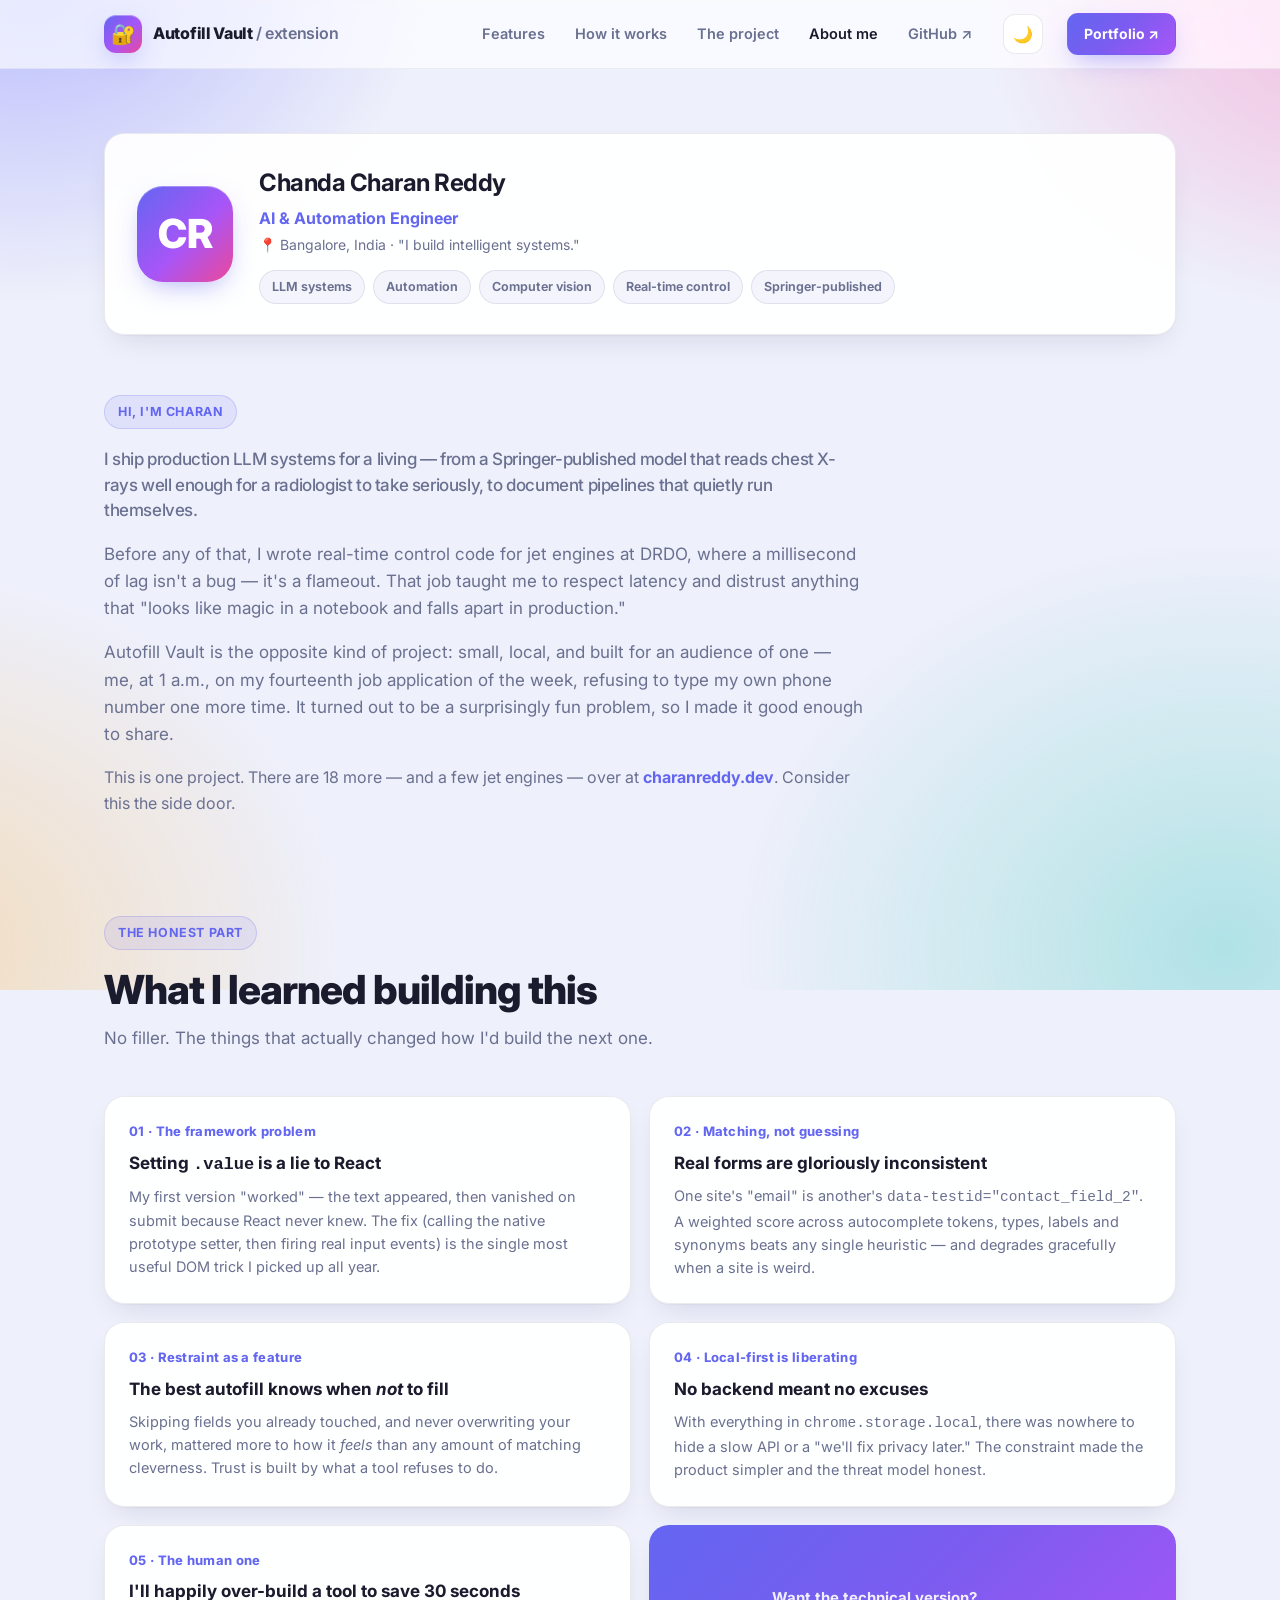
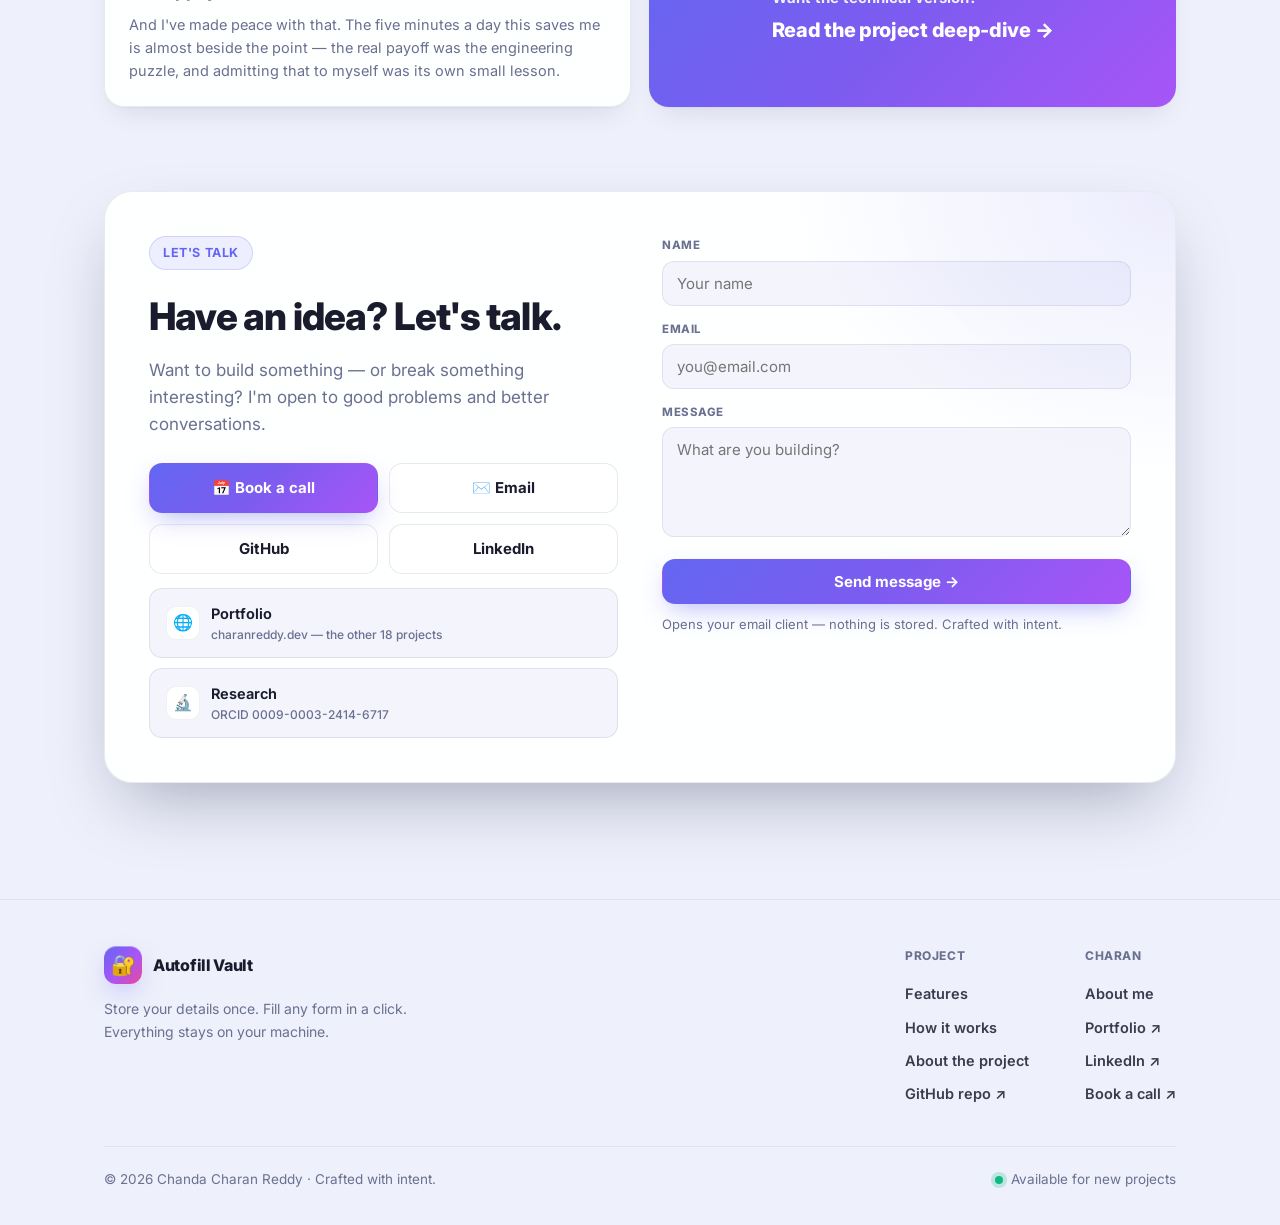
<file: web/about.html>
<!DOCTYPE html>
<html lang="en" data-theme="dark">
<head>
  <meta charset="UTF-8" />
  <meta name="viewport" content="width=device-width, initial-scale=1.0" />
  <title>About — Charan Reddy Chanda · Autofill Vault</title>
  <meta name="description" content="I'm Charan — an AI & automation engineer in Bangalore. The story behind Autofill Vault, what I learned building it, and where to find the rest of my work." />
  <meta name="author" content="Chanda Charan Reddy" />
  <meta name="theme-color" content="#6366f1" />
  <link rel="canonical" href="https://autofill-charan.vercel.app/about" />

  <meta property="og:type" content="profile" />
  <meta property="og:site_name" content="Autofill Vault" />
  <meta property="og:title" content="About — Charan Reddy Chanda" />
  <meta property="og:description" content="AI & automation engineer in Bangalore. The story behind Autofill Vault and what I learned building it." />
  <meta property="og:url" content="https://autofill-charan.vercel.app/about" />
  <meta property="og:image" content="https://autofill-charan.vercel.app/assets/og.png" />
  <meta property="og:image:width" content="1200" />
  <meta property="og:image:height" content="630" />
  <meta name="twitter:card" content="summary_large_image" />
  <meta name="twitter:title" content="About — Charan Reddy Chanda" />
  <meta name="twitter:description" content="AI & automation engineer. The story behind Autofill Vault." />
  <meta name="twitter:image" content="https://autofill-charan.vercel.app/assets/og.png" />

  <link rel="icon" type="image/svg+xml" href="favicon.svg" />
  <link rel="icon" type="image/png" href="assets/icon-128.png" />
  <link rel="apple-touch-icon" href="assets/icon-128.png" />
  <link rel="preconnect" href="https://fonts.googleapis.com" />
  <link rel="preconnect" href="https://fonts.gstatic.com" crossorigin />
  <link href="https://fonts.googleapis.com/css2?family=Inter:wght@400;500;600;700;800;850&family=JetBrains+Mono:wght@400;500&display=swap" rel="stylesheet" />
  <link rel="stylesheet" href="styles.css" />
</head>
<body>

  <!-- NAV -->
  <header class="nav">
    <div class="wrap nav-inner">
      <a class="brand" href="/" aria-label="Autofill Vault home">
        <span class="brand-mark">🔐</span>
        <span class="brand-text">Autofill Vault <span>/ extension</span></span>
      </a>
      <nav class="nav-links" aria-label="Primary">
        <a href="/#features">Features</a>
        <a href="/#how">How it works</a>
        <a href="/about-project">The project</a>
        <a href="/about" class="active">About me</a>
        <a href="https://github.com/charanreddy-27/Autofill" target="_blank" rel="noopener">GitHub ↗</a>
      </nav>
      <button class="theme-toggle" data-theme-toggle aria-label="Toggle theme">🌙</button>
      <a class="btn btn-primary btn-sm nav-cta" href="https://www.charanreddy.dev" target="_blank" rel="noopener">Portfolio ↗</a>
      <button class="nav-burger" aria-label="Open menu">☰</button>
    </div>
  </header>

  <!-- PAGE HERO -->
  <section class="page-hero">
    <div class="wrap">
      <div class="card reveal">
        <div class="profile">
          <div class="avatar">CR</div>
          <div>
            <h3>Chanda Charan Reddy</h3>
            <p class="role">AI &amp; Automation Engineer</p>
            <p class="loc">📍 Bangalore, India · "I build intelligent systems."</p>
            <div class="chips">
              <span class="chip">LLM systems</span>
              <span class="chip">Automation</span>
              <span class="chip">Computer vision</span>
              <span class="chip">Real-time control</span>
              <span class="chip">Springer-published</span>
            </div>
          </div>
        </div>
      </div>
    </div>
  </section>

  <!-- INTRO -->
  <section class="section-pad" style="padding-top:48px;">
    <div class="wrap">
      <div class="prose reveal">
        <span class="eyebrow">Hi, I'm Charan</span>
        <p class="lead-lg" style="margin:18px 0 0;">I ship production LLM systems for a living — from a Springer-published model that reads chest X-rays well enough for a radiologist to take seriously, to document pipelines that quietly run themselves.</p>
        <p>Before any of that, I wrote real-time control code for jet engines at DRDO, where a millisecond of lag isn't a bug — it's a flameout. That job taught me to respect latency and distrust anything that "looks like magic in a notebook and falls apart in production."</p>
        <p>Autofill Vault is the opposite kind of project: small, local, and built for an audience of one — me, at 1 a.m., on my fourteenth job application of the week, refusing to type my own phone number one more time. It turned out to be a surprisingly fun problem, so I made it good enough to share.</p>
        <p style="font-size:16px;">This is one project. There are 18 more — and a few jet engines — over at <a href="https://www.charanreddy.dev" target="_blank" rel="noopener" style="color:var(--accent);font-weight:700;text-decoration:none;">charanreddy.dev</a>. Consider this the side door.</p>
      </div>
    </div>
  </section>

  <!-- WHAT I LEARNED -->
  <section class="section-pad" style="padding-top:8px;">
    <div class="wrap">
      <div class="section-head reveal">
        <span class="eyebrow">The honest part</span>
        <h2>What I learned building this</h2>
        <p>No filler. The things that actually changed how I'd build the next one.</p>
      </div>
      <div class="learn-grid">
        <div class="learn reveal">
          <div class="k">01 · The framework problem</div>
          <h4>Setting <code>.value</code> is a lie to React</h4>
          <p>My first version "worked" — the text appeared, then vanished on submit because React never knew. The fix (calling the native prototype setter, then firing real input events) is the single most useful DOM trick I picked up all year.</p>
        </div>
        <div class="learn reveal">
          <div class="k">02 · Matching, not guessing</div>
          <h4>Real forms are gloriously inconsistent</h4>
          <p>One site's "email" is another's <code>data-testid="contact_field_2"</code>. A weighted score across autocomplete tokens, types, labels and synonyms beats any single heuristic — and degrades gracefully when a site is weird.</p>
        </div>
        <div class="learn reveal">
          <div class="k">03 · Restraint as a feature</div>
          <h4>The best autofill knows when <em>not</em> to fill</h4>
          <p>Skipping fields you already touched, and never overwriting your work, mattered more to how it <em>feels</em> than any amount of matching cleverness. Trust is built by what a tool refuses to do.</p>
        </div>
        <div class="learn reveal">
          <div class="k">04 · Local-first is liberating</div>
          <h4>No backend meant no excuses</h4>
          <p>With everything in <code>chrome.storage.local</code>, there was nowhere to hide a slow API or a "we'll fix privacy later." The constraint made the product simpler and the threat model honest.</p>
        </div>
        <div class="learn reveal">
          <div class="k">05 · The human one</div>
          <h4>I'll happily over-build a tool to save 30 seconds</h4>
          <p>And I've made peace with that. The five minutes a day this saves me is almost beside the point — the real payoff was the engineering puzzle, and admitting that to myself was its own small lesson.</p>
        </div>
        <div class="learn reveal" style="display:grid;place-content:center;background:var(--accent-grad);border:none;color:#fff;">
          <div style="font-size:15px;font-weight:700;opacity:.9;">Want the technical version?</div>
          <a href="/about-project" style="color:#fff;font-size:20px;font-weight:800;text-decoration:none;letter-spacing:-.3px;margin-top:4px;">Read the project deep-dive →</a>
        </div>
      </div>
    </div>
  </section>

  <!-- CONTACT CARD (mirrors the portfolio) -->
  <section id="contact" class="section-pad" style="padding-top:8px;">
    <div class="wrap">
      <div class="contact-card reveal">
        <div class="contact-grid">
          <div>
            <span class="eyebrow">Let's talk</span>
            <h2 style="font-size:clamp(26px,3.5vw,38px);letter-spacing:-.8px;margin:16px 0 10px;font-weight:820;">Have an idea? Let's talk.</h2>
            <p style="color:var(--text-soft);font-size:17px;margin:0;">Want to build something — or break something interesting? I'm open to good problems and better conversations.</p>
            <div class="contact-actions">
              <a class="btn btn-primary" href="https://cal.com/charanreddy-27/30min" target="_blank" rel="noopener">📅 Book a call</a>
              <a class="btn btn-ghost" href="mailto:charanreddychanda@gmail.com">✉️ Email</a>
              <a class="btn btn-ghost" href="https://github.com/charanreddy-27" target="_blank" rel="noopener">GitHub</a>
              <a class="btn btn-ghost" href="https://www.linkedin.com/in/chandacharanreddy/" target="_blank" rel="noopener">LinkedIn</a>
            </div>
            <div style="display:grid;gap:10px;margin-top:14px;">
              <a class="link-btn" href="https://www.charanreddy.dev" target="_blank" rel="noopener">
                <span class="ic">🌐</span><span>Portfolio<small>charanreddy.dev — the other 18 projects</small></span>
              </a>
              <a class="link-btn" href="https://orcid.org/0009-0003-2414-6717" target="_blank" rel="noopener">
                <span class="ic">🔬</span><span>Research<small>ORCID 0009-0003-2414-6717</small></span>
              </a>
            </div>
          </div>
          <div>
            <form data-contact-form data-to="charanreddychanda@gmail.com" novalidate>
              <div class="form-field">
                <label for="a-name">Name</label>
                <input id="a-name" name="name" type="text" placeholder="Your name" required />
              </div>
              <div class="form-field">
                <label for="a-email">Email</label>
                <input id="a-email" name="email" type="email" placeholder="you@email.com" required />
              </div>
              <div class="form-field">
                <label for="a-msg">Message</label>
                <textarea id="a-msg" name="message" placeholder="What are you building?" required></textarea>
              </div>
              <button class="btn btn-primary" type="submit" style="width:100%;">Send message →</button>
              <p class="form-note">Opens your email client — nothing is stored. Crafted with intent.</p>
            </form>
          </div>
        </div>
      </div>
    </div>
  </section>

  <!-- FOOTER -->
  <footer class="footer">
    <div class="wrap">
      <div class="footer-grid">
        <div>
          <a class="brand" href="/"><span class="brand-mark">🔐</span><span class="brand-text">Autofill Vault</span></a>
          <p class="footer-tag">Store your details once. Fill any form in a click. Everything stays on your machine.</p>
        </div>
        <div class="footer-cols">
          <div class="footer-col">
            <h5>Project</h5>
            <a href="/#features">Features</a>
            <a href="/#how">How it works</a>
            <a href="/about-project">About the project</a>
            <a href="https://github.com/charanreddy-27/Autofill" target="_blank" rel="noopener">GitHub repo ↗</a>
          </div>
          <div class="footer-col">
            <h5>Charan</h5>
            <a href="/about">About me</a>
            <a href="https://www.charanreddy.dev" target="_blank" rel="noopener">Portfolio ↗</a>
            <a href="https://www.linkedin.com/in/chandacharanreddy/" target="_blank" rel="noopener">LinkedIn ↗</a>
            <a href="https://cal.com/charanreddy-27/30min" target="_blank" rel="noopener">Book a call ↗</a>
          </div>
        </div>
      </div>
      <div class="footer-bottom">
        <span>© <span data-year>2026</span> Chanda Charan Reddy · Crafted with intent.</span>
        <span class="avail"><span class="dot-live"></span> Available for new projects</span>
      </div>
    </div>
  </footer>

  <script src="main.js"></script>
</body>
</html>
</file>
<file: web/styles.css>
/* ============================================================
   Autofill Vault — showcase site
   Same design DNA as the extension: aurora background, glass
   surfaces, Inter, indigo → purple → pink. No framework, no build.
   ============================================================ */

/* ----------------------------- Tokens ----------------------------- */
:root {
  --accent: #6366f1;
  --accent-2: #a855f7;
  --accent-3: #ec4899;
  --accent-grad: linear-gradient(135deg, #6366f1 0%, #7c5cf0 48%, #a855f7 100%);
  --vibe-grad: linear-gradient(135deg, #6366f1, #a855f7 55%, #ec4899);
  --radius: 20px;
  --radius-sm: 12px;
  --radius-lg: 28px;
  --font: "Inter", "Segoe UI Variable", -apple-system, BlinkMacSystemFont, "Segoe UI", Roboto, sans-serif;
  --mono: "JetBrains Mono", "SFMono-Regular", ui-monospace, "Cascadia Code", Consolas, monospace;
  --ring: 0 0 0 4px color-mix(in srgb, var(--accent) 22%, transparent);
  --maxw: 1120px;
}

html[data-theme="light"] {
  --bg: #eef0fb;
  --surface: rgba(255, 255, 255, 0.94);
  --surface-2: #f3f4fc;
  --glass: rgba(255, 255, 255, 0.66);
  --border: rgba(28, 30, 66, 0.09);
  --border-soft: rgba(28, 30, 66, 0.06);
  --text: #1a1c2e;
  --text-soft: #6a7090;
  --input-bg: rgba(243, 244, 252, 0.9);
  --shadow: 0 1px 2px rgba(24, 28, 64, .04), 0 12px 30px -12px rgba(24, 28, 64, .14);
  --shadow-lg: 0 30px 70px -20px rgba(24, 28, 64, .35);
  --glow: 0 10px 26px -8px rgba(99, 102, 241, .5);
}

html[data-theme="dark"] {
  --bg: #0a0b15;
  --surface: rgba(24, 26, 44, 0.86);
  --surface-2: rgba(34, 37, 60, 0.8);
  --glass: rgba(16, 18, 32, 0.62);
  --border: rgba(255, 255, 255, 0.09);
  --border-soft: rgba(255, 255, 255, 0.05);
  --text: #edeefb;
  --text-soft: #9aa0c4;
  --input-bg: rgba(20, 22, 40, 0.7);
  --shadow: 0 1px 2px rgba(0, 0, 0, .3), 0 16px 40px -16px rgba(0, 0, 0, .7);
  --shadow-lg: 0 36px 80px -24px rgba(0, 0, 0, .8);
  --glow: 0 12px 30px -8px rgba(124, 92, 240, .65);
}

* { box-sizing: border-box; }
html { scroll-behavior: smooth; scroll-padding-top: 90px; }
@media (prefers-reduced-motion: reduce) { html { scroll-behavior: auto; } }
html, body { margin: 0; padding: 0; }

body {
  font-family: var(--font);
  background: var(--bg);
  color: var(--text);
  min-height: 100vh;
  font-size: 16px;
  line-height: 1.6;
  -webkit-font-smoothing: antialiased;
  overflow-x: hidden;
}

/* aurora — ported straight from the extension */
body::before {
  content: ""; position: fixed; inset: -10% -10% -10% -10%; z-index: -1; pointer-events: none;
  background:
    radial-gradient(38% 46% at 10% 4%, color-mix(in srgb, var(--accent) 40%, transparent), transparent 70%),
    radial-gradient(34% 42% at 96% 8%, rgba(236, 72, 153, .30), transparent 70%),
    radial-gradient(44% 52% at 88% 96%, rgba(20, 184, 166, .26), transparent 72%),
    radial-gradient(40% 48% at 2% 96%, rgba(245, 158, 11, .24), transparent 72%);
  filter: saturate(1.15);
  animation: drift 24s ease-in-out infinite alternate;
}
@keyframes drift { from { transform: translate3d(0,0,0) scale(1); } to { transform: translate3d(0,-2%,0) scale(1.06); } }
html[data-theme="dark"] body::before { opacity: .6; }
@media (prefers-reduced-motion: reduce) { body::before { animation: none; } }

::selection { background: color-mix(in srgb, var(--accent) 28%, transparent); }
::-webkit-scrollbar { width: 12px; height: 12px; }
::-webkit-scrollbar-thumb { background: color-mix(in srgb, var(--text-soft) 35%, transparent); border-radius: 20px; border: 3px solid transparent; background-clip: content-box; }
::-webkit-scrollbar-thumb:hover { background: color-mix(in srgb, var(--text-soft) 55%, transparent); background-clip: content-box; }

a { color: inherit; }

/* ----------------------------- Layout ----------------------------- */
.wrap { max-width: var(--maxw); margin: 0 auto; padding: 0 24px; width: 100%; }
section { position: relative; }
.eyebrow {
  display: inline-flex; align-items: center; gap: 8px;
  font-size: 12.5px; font-weight: 700; letter-spacing: .6px; text-transform: uppercase;
  color: var(--accent); background: color-mix(in srgb, var(--accent) 10%, transparent);
  border: 1px solid color-mix(in srgb, var(--accent) 22%, transparent);
  padding: 6px 13px; border-radius: 20px;
}
.section-head { max-width: 680px; margin-bottom: 44px; }
.section-head.center { margin-left: auto; margin-right: auto; text-align: center; }
.section-head h2 { font-size: clamp(28px, 4vw, 40px); line-height: 1.12; letter-spacing: -1px; margin: 18px 0 12px; font-weight: 820; }
.section-head p { font-size: 17px; color: var(--text-soft); margin: 0; }
.grad-text { background: var(--vibe-grad); -webkit-background-clip: text; background-clip: text; color: transparent; }

/* ----------------------------- Nav ----------------------------- */
.nav {
  position: sticky; top: 0; z-index: 80;
  background: var(--glass);
  backdrop-filter: saturate(170%) blur(18px); -webkit-backdrop-filter: saturate(170%) blur(18px);
  border-bottom: 1px solid var(--border-soft);
}
.nav-inner { display: flex; align-items: center; gap: 18px; height: 68px; }
.brand { display: flex; align-items: center; gap: 11px; text-decoration: none; font-weight: 800; letter-spacing: -.3px; }
.brand-mark {
  width: 38px; height: 38px; display: grid; place-items: center; font-size: 20px;
  border-radius: 12px; background: var(--vibe-grad);
  box-shadow: var(--glow), inset 0 1px 0 rgba(255,255,255,.35);
  animation: float 6s ease-in-out infinite;
}
@keyframes float { 0%,100% { transform: translateY(0) rotate(0); } 50% { transform: translateY(-3px) rotate(-2deg); } }
@media (prefers-reduced-motion: reduce) { .brand-mark { animation: none; } }
.brand-text { font-size: 16px; }
.brand-text span { color: var(--text-soft); font-weight: 600; }
.nav-links { display: flex; align-items: center; gap: 4px; margin-left: auto; }
.nav-links a {
  text-decoration: none; color: var(--text-soft); font-weight: 600; font-size: 14.5px;
  padding: 8px 13px; border-radius: 11px; transition: color .15s, background .15s;
}
.nav-links a:hover { color: var(--text); background: var(--surface-2); }
.nav-links a.active { color: var(--text); }
.nav-cta { margin-left: 6px; }
.theme-toggle {
  width: 40px; height: 40px; border-radius: 12px; border: 1px solid var(--border);
  background: var(--surface); color: var(--text); cursor: pointer; font-size: 16px;
  display: grid; place-items: center; transition: transform .12s, border-color .15s, box-shadow .15s;
}
.theme-toggle:hover { border-color: var(--accent); box-shadow: var(--shadow); transform: translateY(-1px); }
.theme-toggle:active { transform: scale(.92); }
.nav-burger { display: none; width: 40px; height: 40px; border-radius: 12px; border: 1px solid var(--border); background: var(--surface); color: var(--text); cursor: pointer; font-size: 18px; }

/* ----------------------------- Buttons ----------------------------- */
.btn {
  display: inline-flex; align-items: center; justify-content: center; gap: 9px;
  font-family: var(--font); font-weight: 700; font-size: 15px; cursor: pointer;
  padding: 12px 22px; border-radius: 13px; text-decoration: none; border: 1px solid transparent;
  transition: transform .12s, filter .15s, box-shadow .15s, background .15s, border-color .15s;
  white-space: nowrap;
}
.btn-primary { background: var(--accent-grad); color: #fff; box-shadow: var(--glow); }
.btn-primary:hover { filter: brightness(1.07); transform: translateY(-2px); box-shadow: var(--glow), var(--shadow); }
.btn-primary:active { transform: scale(.97); }
.btn-ghost { background: var(--surface); border-color: var(--border); color: var(--text); }
.btn-ghost:hover { border-color: var(--accent); transform: translateY(-2px); box-shadow: var(--shadow); }
.btn-ghost:active { transform: scale(.97); }
.btn-sm { padding: 9px 16px; font-size: 14px; border-radius: 11px; }
.btn-lg { padding: 15px 28px; font-size: 16px; }

/* ----------------------------- Hero ----------------------------- */
.hero { padding: 72px 0 40px; }
.hero-grid { display: grid; grid-template-columns: 1.05fr 1fr; gap: 56px; align-items: center; }
.hero h1 { font-size: clamp(38px, 6vw, 62px); line-height: 1.02; letter-spacing: -2px; margin: 22px 0 0; font-weight: 850; }
.hero .lead { font-size: 19px; color: var(--text-soft); margin: 22px 0 0; max-width: 540px; }
.hero-actions { display: flex; flex-wrap: wrap; gap: 12px; margin-top: 34px; }
.hero-meta { display: flex; flex-wrap: wrap; gap: 22px; margin-top: 34px; }
.hero-meta div { display: flex; flex-direction: column; }
.hero-meta b { font-size: 22px; font-weight: 820; letter-spacing: -.5px; }
.hero-meta span { font-size: 13px; color: var(--text-soft); font-weight: 600; }

/* ----------------------------- Product mockups ----------------------------- */
.mock-stage { position: relative; perspective: 1600px; }
.mock {
  background: var(--surface); border: 1px solid var(--border); border-radius: var(--radius);
  box-shadow: var(--shadow-lg); overflow: hidden;
}
.mock-browser { transform: rotateY(-9deg) rotateX(3deg) rotate(1deg); transform-style: preserve-3d; }
@media (prefers-reduced-motion: reduce) { .mock-browser { transform: none; } }
.mock-bar { display: flex; align-items: center; gap: 7px; padding: 12px 15px; border-bottom: 1px solid var(--border-soft); background: var(--surface-2); }
.mock-dot { width: 11px; height: 11px; border-radius: 50%; }
.mock-dot.r { background: #ff5f57; } .mock-dot.y { background: #febc2e; } .mock-dot.g { background: #28c840; }
.mock-url { margin-left: 10px; flex: 1; font-size: 12px; color: var(--text-soft); background: var(--input-bg); border: 1px solid var(--border-soft); border-radius: 8px; padding: 5px 11px; font-family: var(--mono); }
.mock-body { padding: 18px; display: grid; grid-template-columns: 1fr; gap: 14px; }

/* faux form (the page being filled) */
.faux-form { display: grid; gap: 11px; }
.faux-row { display: grid; gap: 5px; }
.faux-row label { font-size: 11px; font-weight: 700; color: var(--text-soft); text-transform: uppercase; letter-spacing: .4px; }
.faux-input {
  border: 1px solid var(--border); background: var(--input-bg); border-radius: 10px;
  padding: 10px 12px; font-size: 13.5px; color: var(--text); min-height: 38px; display: flex; align-items: center;
  transition: box-shadow .3s, border-color .3s, color .3s;
}
.faux-input.filled { border-color: var(--accent); box-shadow: var(--ring); color: var(--text); }
.faux-input.empty { color: var(--text-soft); opacity: .65; }
.faux-grid2 { display: grid; grid-template-columns: 1fr 1fr; gap: 11px; }

/* floating popup chip over the browser */
.mock-popup {
  position: absolute; right: -22px; bottom: -26px; width: 248px;
  background: var(--surface); border: 1px solid var(--border); border-radius: 18px;
  box-shadow: var(--shadow-lg); padding: 14px; backdrop-filter: blur(20px);
  animation: floaty 7s ease-in-out infinite;
}
@keyframes floaty { 0%,100% { transform: translateY(0); } 50% { transform: translateY(-9px); } }
@media (prefers-reduced-motion: reduce) { .mock-popup { animation: none; } }
.mp-head { display: flex; align-items: center; gap: 9px; font-weight: 800; font-size: 14px; margin-bottom: 11px; }
.mp-mark { width: 30px; height: 30px; border-radius: 10px; background: var(--vibe-grad); display: grid; place-items: center; font-size: 15px; box-shadow: inset 0 1px 0 rgba(255,255,255,.3); }
.mp-fill {
  width: 100%; border: none; border-radius: 12px; padding: 11px; font-weight: 750; font-size: 13.5px; color: #fff;
  background: var(--accent-grad); box-shadow: var(--glow); cursor: pointer; font-family: var(--font);
  transition: filter .15s, transform .12s;
}
.mp-fill:hover { filter: brightness(1.06); transform: translateY(-1px); }
.mp-site { font-size: 11.5px; color: var(--text-soft); text-align: center; margin-top: 9px; }

/* ----------------------------- Trust strip ----------------------------- */
.trust { padding: 26px 0 8px; }
.trust-inner { display: flex; flex-wrap: wrap; align-items: center; justify-content: center; gap: 12px 26px; }
.trust-item { display: inline-flex; align-items: center; gap: 8px; font-size: 14px; font-weight: 650; color: var(--text-soft); }
.trust-item svg { width: 18px; height: 18px; color: var(--accent); }

/* ----------------------------- Feature grid ----------------------------- */
.section-pad { padding: 76px 0; }
.feature-grid { display: grid; grid-template-columns: repeat(3, 1fr); gap: 20px; }
.feature {
  background: var(--surface); border: 1px solid var(--border); border-radius: var(--radius);
  padding: 26px 24px; box-shadow: var(--shadow);
  transition: transform .18s, box-shadow .18s, border-color .18s;
}
.feature:hover { transform: translateY(-4px); box-shadow: var(--shadow-lg); border-color: color-mix(in srgb, var(--accent) 30%, var(--border)); }
.feature .ficon {
  width: 48px; height: 48px; border-radius: 14px; display: grid; place-items: center; font-size: 23px;
  background: color-mix(in srgb, var(--accent) 13%, transparent); margin-bottom: 16px;
  box-shadow: inset 0 0 0 1px var(--border-soft);
}
.feature h3 { margin: 0 0 7px; font-size: 18px; font-weight: 750; letter-spacing: -.3px; }
.feature p { margin: 0; color: var(--text-soft); font-size: 14.5px; }

/* ----------------------------- How it works ----------------------------- */
.how-grid { display: grid; grid-template-columns: 1fr 1fr; gap: 48px; align-items: center; }
.steps { display: grid; gap: 14px; }
.step { display: flex; gap: 16px; padding: 18px 20px; background: var(--surface); border: 1px solid var(--border); border-radius: var(--radius); box-shadow: var(--shadow); }
.step .num {
  flex-shrink: 0; width: 38px; height: 38px; border-radius: 12px; display: grid; place-items: center;
  font-weight: 820; font-size: 15px; color: #fff; background: var(--accent-grad); box-shadow: var(--glow);
}
.step h4 { margin: 2px 0 4px; font-size: 16px; font-weight: 720; }
.step p { margin: 0; color: var(--text-soft); font-size: 14px; }

/* code card */
.code-card {
  background: #0d0f1c; border: 1px solid var(--border); border-radius: var(--radius); overflow: hidden;
  box-shadow: var(--shadow-lg); font-family: var(--mono); font-size: 13px; line-height: 1.7;
}
.code-head { display: flex; align-items: center; gap: 8px; padding: 12px 16px; border-bottom: 1px solid rgba(255,255,255,.07); }
.code-head .fname { margin-left: 8px; font-size: 12px; color: #8b91b8; font-family: var(--mono); }
.code-body { padding: 18px 20px; overflow-x: auto; color: #c9d1f0; }
.code-body pre { margin: 0; white-space: pre; }
.c-key { color: #c792ea; } .c-fn { color: #82aaff; } .c-str { color: #c3e88d; } .c-num { color: #f78c6c; }
.c-com { color: #5c648f; font-style: italic; } .c-var { color: #ffcb6b; } .c-pun { color: #89ddff; }

/* ----------------------------- Stack ----------------------------- */
.stack-grid { display: grid; grid-template-columns: repeat(4, 1fr); gap: 16px; }
.stack-card { background: var(--surface); border: 1px solid var(--border); border-radius: var(--radius-sm); padding: 18px; box-shadow: var(--shadow); transition: transform .15s, border-color .15s; }
.stack-card:hover { transform: translateY(-3px); border-color: color-mix(in srgb, var(--accent) 30%, var(--border)); }
.stack-card .t { font-weight: 750; font-size: 15px; margin-bottom: 4px; }
.stack-card .d { font-size: 13px; color: var(--text-soft); }

/* ----------------------------- Timeline ----------------------------- */
.timeline { position: relative; margin-left: 8px; padding-left: 34px; }
.timeline::before { content: ""; position: absolute; left: 7px; top: 6px; bottom: 6px; width: 2px; background: linear-gradient(var(--accent), var(--accent-3)); border-radius: 2px; opacity: .55; }
.tl-item { position: relative; padding-bottom: 30px; }
.tl-item:last-child { padding-bottom: 0; }
.tl-item::before {
  content: ""; position: absolute; left: -34px; top: 4px; width: 16px; height: 16px; border-radius: 50%;
  background: var(--bg); border: 3px solid var(--accent); box-shadow: 0 0 0 4px color-mix(in srgb, var(--accent) 14%, transparent);
}
.tl-item.hard::before { border-color: var(--accent-3); box-shadow: 0 0 0 4px color-mix(in srgb, var(--accent-3) 16%, transparent); }
.tl-date { font-size: 12.5px; font-weight: 750; color: var(--accent); text-transform: uppercase; letter-spacing: .5px; }
.tl-item.hard .tl-date { color: var(--accent-3); }
.tl-item h4 { margin: 5px 0 6px; font-size: 18px; font-weight: 750; letter-spacing: -.3px; }
.tl-item p { margin: 0; color: var(--text-soft); font-size: 14.5px; max-width: 640px; }

/* ----------------------------- Prose / generic cards ----------------------------- */
.card {
  background: var(--surface); border: 1px solid var(--border); border-radius: var(--radius);
  box-shadow: var(--shadow); padding: 30px 32px;
}
.prose { max-width: 760px; }
.prose p { font-size: 17px; color: var(--text-soft); }
.prose p strong { color: var(--text); font-weight: 700; }
.lead-lg { font-size: clamp(20px, 2.4vw, 26px); line-height: 1.5; letter-spacing: -.4px; color: var(--text); font-weight: 500; }

.learn-grid { display: grid; grid-template-columns: 1fr 1fr; gap: 18px; }
.learn {
  background: var(--surface); border: 1px solid var(--border); border-radius: var(--radius); padding: 24px;
  box-shadow: var(--shadow); transition: transform .16s, border-color .16s;
}
.learn:hover { transform: translateY(-3px); border-color: color-mix(in srgb, var(--accent) 30%, var(--border)); }
.learn .k { font-size: 13px; font-weight: 750; color: var(--accent); margin-bottom: 8px; letter-spacing: .3px; }
.learn h4 { margin: 0 0 7px; font-size: 17px; font-weight: 720; }
.learn p { margin: 0; color: var(--text-soft); font-size: 14.5px; }

/* ----------------------------- Profile card (About me) ----------------------------- */
.profile { display: grid; grid-template-columns: auto 1fr; gap: 26px; align-items: center; }
.avatar {
  width: 96px; height: 96px; border-radius: 26px; background: var(--vibe-grad); display: grid; place-items: center;
  font-size: 40px; font-weight: 850; color: #fff; box-shadow: var(--glow), inset 0 1px 0 rgba(255,255,255,.3); flex-shrink: 0;
}
.profile h3 { margin: 0; font-size: 24px; letter-spacing: -.5px; }
.profile .role { color: var(--accent); font-weight: 700; margin: 4px 0 0; }
.profile .loc { color: var(--text-soft); font-size: 14px; margin: 2px 0 0; }
.chips { display: flex; flex-wrap: wrap; gap: 8px; margin-top: 14px; }
.chip { font-size: 12.5px; font-weight: 650; color: var(--text-soft); background: var(--surface-2); border: 1px solid var(--border); padding: 6px 12px; border-radius: 20px; }

/* ----------------------------- Contact ----------------------------- */
.contact-card {
  background: var(--surface); border: 1px solid var(--border); border-radius: var(--radius-lg);
  box-shadow: var(--shadow-lg); padding: 44px; position: relative; overflow: hidden;
}
.contact-card::after { content: ""; position: absolute; inset: 0; pointer-events: none; background: radial-gradient(60% 80% at 100% 0%, color-mix(in srgb, var(--accent) 12%, transparent), transparent 60%); }
.contact-grid { display: grid; grid-template-columns: 1fr 1fr; gap: 44px; position: relative; }
.contact-actions { display: grid; grid-template-columns: 1fr 1fr; gap: 11px; margin-top: 24px; }
.contact-actions .btn { width: 100%; }
.link-btn {
  display: flex; align-items: center; gap: 11px; text-decoration: none; color: var(--text);
  background: var(--surface-2); border: 1px solid var(--border); border-radius: 13px; padding: 13px 16px;
  font-weight: 650; font-size: 14.5px; transition: transform .12s, border-color .15s, box-shadow .15s;
}
.link-btn:hover { transform: translateY(-2px); border-color: var(--accent); box-shadow: var(--shadow); }
.link-btn .ic { width: 34px; height: 34px; border-radius: 10px; display: grid; place-items: center; background: var(--surface); border: 1px solid var(--border-soft); font-size: 16px; flex-shrink: 0; }
.link-btn small { display: block; color: var(--text-soft); font-weight: 500; font-size: 12px; }

.form-field { margin-bottom: 14px; }
.form-field label { display: block; font-size: 11.5px; font-weight: 750; color: var(--text-soft); text-transform: uppercase; letter-spacing: .5px; margin-bottom: 6px; }
.form-field input, .form-field textarea {
  width: 100%; border: 1px solid var(--border); background: var(--input-bg); color: var(--text);
  padding: 12px 14px; border-radius: 12px; font-size: 15px; font-family: var(--font); outline: none;
  transition: border-color .16s, box-shadow .16s;
}
.form-field textarea { resize: vertical; min-height: 110px; }
.form-field input:focus, .form-field textarea:focus { border-color: var(--accent); box-shadow: var(--ring); }
.form-note { font-size: 13px; color: var(--text-soft); margin-top: 10px; }

/* ----------------------------- CTA band ----------------------------- */
.cta-band { text-align: center; padding: 70px 0; }
.cta-band h2 { font-size: clamp(28px, 4.4vw, 44px); letter-spacing: -1px; margin: 0 0 14px; font-weight: 840; }
.cta-band p { font-size: 18px; color: var(--text-soft); margin: 0 auto 28px; max-width: 560px; }
.cta-actions { display: flex; flex-wrap: wrap; gap: 12px; justify-content: center; }

/* ----------------------------- Footer ----------------------------- */
.footer { border-top: 1px solid var(--border-soft); padding: 46px 0 36px; margin-top: 40px; }
.footer-grid { display: flex; flex-wrap: wrap; gap: 24px; justify-content: space-between; align-items: flex-start; }
.footer .brand { margin-bottom: 12px; }
.footer-tag { color: var(--text-soft); font-size: 14px; max-width: 320px; }
.footer-cols { display: flex; gap: 56px; flex-wrap: wrap; }
.footer-col h5 { margin: 0 0 12px; font-size: 12px; text-transform: uppercase; letter-spacing: .6px; color: var(--text-soft); font-weight: 750; }
.footer-col a { display: block; text-decoration: none; color: var(--text); font-size: 14.5px; font-weight: 600; padding: 5px 0; opacity: .85; transition: opacity .15s, color .15s; }
.footer-col a:hover { opacity: 1; color: var(--accent); }
.footer-bottom { display: flex; flex-wrap: wrap; justify-content: space-between; gap: 12px; margin-top: 36px; padding-top: 22px; border-top: 1px solid var(--border-soft); color: var(--text-soft); font-size: 13.5px; }
.footer-bottom .avail { display: inline-flex; align-items: center; gap: 8px; }
.dot-live { width: 8px; height: 8px; border-radius: 50%; background: #10b981; box-shadow: 0 0 0 4px color-mix(in srgb, #10b981 22%, transparent); }

/* ----------------------------- Reveal animation ----------------------------- */
.reveal { opacity: 0; transform: translateY(22px); transition: opacity .7s cubic-bezier(.2,.7,.2,1), transform .7s cubic-bezier(.2,.7,.2,1); }
.reveal.in { opacity: 1; transform: none; }
@media (prefers-reduced-motion: reduce) { .reveal { opacity: 1; transform: none; transition: none; } }

/* ----------------------------- Toast ----------------------------- */
.site-toast {
  position: fixed; bottom: 26px; left: 50%; transform: translateX(-50%) translateY(20px);
  background: #111827; color: #fff; padding: 13px 22px; border-radius: 14px; font-weight: 650; font-size: 14px;
  box-shadow: var(--shadow-lg); opacity: 0; transition: opacity .25s, transform .25s; z-index: 200; pointer-events: none;
}
.site-toast.show { opacity: 1; transform: translateX(-50%) translateY(0); }
.site-toast.ok { background: linear-gradient(135deg, #10b981, #059669); }

/* page intro spacing for sub-pages */
.page-hero { padding: 64px 0 12px; }
.page-hero h1 { font-size: clamp(34px, 5.4vw, 54px); letter-spacing: -1.5px; line-height: 1.05; margin: 18px 0 0; font-weight: 850; }
.page-hero .lead { font-size: 19px; color: var(--text-soft); margin: 18px 0 0; max-width: 640px; }

/* ----------------------------- Responsive ----------------------------- */
@media (max-width: 960px) {
  .hero-grid, .how-grid, .contact-grid, .profile { grid-template-columns: 1fr; }
  .hero-grid { gap: 40px; }
  .feature-grid { grid-template-columns: repeat(2, 1fr); }
  .stack-grid { grid-template-columns: repeat(2, 1fr); }
  .mock-browser { transform: none; }
  .mock-popup { position: static; width: 100%; margin-top: 16px; animation: none; }
  .profile { text-align: center; justify-items: center; }
  .avatar { margin: 0 auto; }
}
@media (max-width: 680px) {
  body { font-size: 15px; }
  .nav-links { display: none; }
  .nav-cta { display: none; }
  .nav-burger { display: grid; place-items: center; }
  .nav.open .nav-links {
    display: flex; flex-direction: column; align-items: stretch; gap: 4px;
    position: absolute; top: 68px; left: 0; right: 0; padding: 14px 24px 18px;
    background: var(--glass); backdrop-filter: blur(20px); -webkit-backdrop-filter: blur(20px);
    border-bottom: 1px solid var(--border-soft);
  }
  .nav.open .nav-links a { padding: 12px 14px; border-radius: 12px; }
  .feature-grid, .stack-grid, .learn-grid, .contact-actions { grid-template-columns: 1fr; }
  .faux-grid2 { grid-template-columns: 1fr; }
  .contact-card { padding: 28px 22px; }
  .card { padding: 24px 20px; }
  .hero { padding: 48px 0 24px; }
}

/* ============================================================
   PREMIUM ENHANCEMENTS — depth, motion & micro-interactions
   (layered on top; nothing above this point depends on it)
   ============================================================ */

/* --- Keyboard focus: visible, on-brand, never on mouse click --- */
:focus-visible {
  outline: none;
  box-shadow: var(--ring);
  border-radius: 10px;
}
.btn:focus-visible { box-shadow: var(--ring), var(--glow); }

/* --- Scroll progress bar (injected by main.js) --- */
.scroll-progress {
  position: fixed; top: 0; left: 0; height: 3px; width: 0;
  background: var(--vibe-grad); z-index: 100;
  box-shadow: 0 0 12px color-mix(in srgb, var(--accent) 70%, transparent);
  transition: width .08s linear; border-radius: 0 3px 3px 0;
}

/* --- Nav gains weight once you start scrolling --- */
.nav { transition: box-shadow .25s, background .25s, border-color .25s; }
.nav.scrolled {
  background: color-mix(in srgb, var(--glass) 100%, var(--bg) 12%);
  box-shadow: 0 10px 30px -18px rgba(10, 12, 30, .55);
  border-bottom-color: var(--border);
}

/* --- Animated shimmer on the gradient wordmark --- */
.grad-text {
  background-size: 220% 100%;
  animation: shimmer 7s ease-in-out infinite;
}
@keyframes shimmer { 0%,100% { background-position: 0% 50%; } 50% { background-position: 100% 50%; } }
@media (prefers-reduced-motion: reduce) { .grad-text { animation: none; } }

/* --- Subtle dot-grid texture behind the hero --- */
.hero::before {
  content: ""; position: absolute; inset: 0; z-index: -1; pointer-events: none;
  background-image: radial-gradient(circle at center, color-mix(in srgb, var(--text-soft) 30%, transparent) 1px, transparent 1.4px);
  background-size: 26px 26px;
  -webkit-mask-image: radial-gradient(58% 60% at 28% 32%, #000, transparent 76%);
  mask-image: radial-gradient(58% 60% at 28% 32%, #000, transparent 76%);
  opacity: .4;
}
html[data-theme="dark"] .hero::before { opacity: .28; }

/* --- Shine sweep across primary buttons on hover --- */
.btn-primary { position: relative; overflow: hidden; }
.btn-primary::after {
  content: ""; position: absolute; top: 0; left: -120%; width: 70%; height: 100%;
  background: linear-gradient(100deg, transparent, rgba(255,255,255,.35), transparent);
  transform: skewX(-18deg); transition: none; pointer-events: none;
}
.btn-primary:hover::after { animation: shine .85s ease; }
@keyframes shine { from { left: -120%; } to { left: 130%; } }
@media (prefers-reduced-motion: reduce) { .btn-primary:hover::after { animation: none; } }

/* --- Cursor-following spotlight + gradient ring on cards --- */
/* main.js adds .spotlight and tracks --mx/--my per card */
.spotlight { position: relative; overflow: hidden; isolation: isolate; }
.spotlight > * { position: relative; z-index: 1; }
.spotlight::before {
  content: ""; position: absolute; inset: 0; z-index: 0; pointer-events: none; border-radius: inherit;
  background: radial-gradient(240px circle at var(--mx, 50%) var(--my, 50%),
              color-mix(in srgb, var(--accent) 20%, transparent), transparent 62%);
  opacity: 0; transition: opacity .3s;
}
.spotlight::after {
  content: ""; position: absolute; inset: 0; z-index: 2; pointer-events: none; border-radius: inherit;
  padding: 1px; background: var(--vibe-grad);
  -webkit-mask: linear-gradient(#000 0 0) content-box, linear-gradient(#000 0 0);
  -webkit-mask-composite: xor; mask-composite: exclude;
  opacity: 0; transition: opacity .3s;
}
.spotlight:hover::before { opacity: 1; }
.spotlight:hover::after { opacity: .55; }
@media (hover: none) { .spotlight::before, .spotlight::after { display: none; } }

/* --- Stagger grid cards as they reveal (works with existing per-card .reveal) --- */
.feature-grid > .reveal:nth-child(2), .stack-grid > .reveal:nth-child(2), .learn-grid > .reveal:nth-child(2) { transition-delay: .06s; }
.feature-grid > .reveal:nth-child(3), .stack-grid > .reveal:nth-child(3), .learn-grid > .reveal:nth-child(3) { transition-delay: .12s; }
.feature-grid > .reveal:nth-child(4), .stack-grid > .reveal:nth-child(4), .learn-grid > .reveal:nth-child(4) { transition-delay: .18s; }
.feature-grid > .reveal:nth-child(5), .stack-grid > .reveal:nth-child(5), .learn-grid > .reveal:nth-child(5) { transition-delay: .24s; }
.feature-grid > .reveal:nth-child(6), .stack-grid > .reveal:nth-child(6), .learn-grid > .reveal:nth-child(6) { transition-delay: .30s; }
</file>
<file: src/dashboard.css>
/* ============================================================
   Autofill Vault — dashboard theme
   Aurora background · glass surfaces · soft depth · warm accents
   ============================================================ */
:root {
  --accent: #6366f1;
  --accent-2: #a855f7;
  --accent-grad: linear-gradient(135deg, #6366f1 0%, #7c5cf0 48%, #a855f7 100%);
  --vibe-grad: linear-gradient(135deg, #6366f1, #a855f7 55%, #ec4899);
  --radius: 20px;
  --radius-sm: 12px;
  --font: "Inter", "Segoe UI Variable", -apple-system, BlinkMacSystemFont, "Segoe UI", Roboto, sans-serif;
  --ring: 0 0 0 4px color-mix(in srgb, var(--accent) 22%, transparent);
}
html[data-theme="light"] {
  --bg: #eef0fb;
  --surface: rgba(255, 255, 255, 0.94);
  --surface-2: #f3f4fc;
  --glass: rgba(255, 255, 255, 0.66);
  --border: rgba(28, 30, 66, 0.09);
  --border-soft: rgba(28, 30, 66, 0.06);
  --text: #1a1c2e;
  --text-soft: #6a7090;
  --input-bg: rgba(243, 244, 252, 0.9);
  --shadow: 0 1px 2px rgba(24, 28, 64, .04), 0 12px 30px -12px rgba(24, 28, 64, .14);
  --shadow-lg: 0 30px 70px -20px rgba(24, 28, 64, .35);
  --glow: 0 10px 26px -8px rgba(99, 102, 241, .5);
}
html[data-theme="dark"] {
  --bg: #0a0b15;
  --surface: rgba(24, 26, 44, 0.86);
  --surface-2: rgba(34, 37, 60, 0.8);
  --glass: rgba(16, 18, 32, 0.62);
  --border: rgba(255, 255, 255, 0.09);
  --border-soft: rgba(255, 255, 255, 0.05);
  --text: #edeefb;
  --text-soft: #9aa0c4;
  --input-bg: rgba(20, 22, 40, 0.7);
  --shadow: 0 1px 2px rgba(0, 0, 0, .3), 0 16px 40px -16px rgba(0, 0, 0, .7);
  --shadow-lg: 0 36px 80px -24px rgba(0, 0, 0, .8);
  --glow: 0 12px 30px -8px rgba(124, 92, 240, .65);
}

* { box-sizing: border-box; }
html, body { margin: 0; padding: 0; }
body {
  font-family: var(--font);
  background: var(--bg);
  color: var(--text);
  min-height: 100vh;
  font-size: 14px;
  -webkit-font-smoothing: antialiased;
}
/* aurora */
body::before {
  content: ""; position: fixed; inset: -10% -10% -10% -10%; z-index: -1; pointer-events: none;
  background:
    radial-gradient(38% 46% at 10% 4%, color-mix(in srgb, var(--accent) 40%, transparent), transparent 70%),
    radial-gradient(34% 42% at 96% 8%, rgba(236, 72, 153, .30), transparent 70%),
    radial-gradient(44% 52% at 88% 96%, rgba(20, 184, 166, .26), transparent 72%),
    radial-gradient(40% 48% at 2% 96%, rgba(245, 158, 11, .24), transparent 72%);
  filter: saturate(1.15);
  animation: drift 24s ease-in-out infinite alternate;
}
@keyframes drift { from { transform: translate3d(0, 0, 0) scale(1); } to { transform: translate3d(0, -2%, 0) scale(1.06); } }
html[data-theme="dark"] body::before { opacity: .55; }

::selection { background: color-mix(in srgb, var(--accent) 28%, transparent); }
::-webkit-scrollbar { width: 12px; height: 12px; }
::-webkit-scrollbar-thumb { background: color-mix(in srgb, var(--text-soft) 35%, transparent); border-radius: 20px; border: 3px solid transparent; background-clip: content-box; }
::-webkit-scrollbar-thumb:hover { background: color-mix(in srgb, var(--text-soft) 55%, transparent); background-clip: content-box; }

/* ============================ Topbar ============================ */
.topbar {
  position: sticky; top: 0; z-index: 50;
  display: flex; align-items: center; gap: 20px;
  padding: 15px 30px;
  background: var(--glass);
  backdrop-filter: saturate(170%) blur(18px);
  -webkit-backdrop-filter: saturate(170%) blur(18px);
  border-bottom: 1px solid var(--border-soft);
}
.brand { display: flex; align-items: center; gap: 13px; min-width: 230px; }
.brand-mark {
  width: 46px; height: 46px; display: grid; place-items: center;
  font-size: 23px; border-radius: 14px; background: var(--vibe-grad);
  box-shadow: var(--glow), inset 0 1px 0 rgba(255, 255, 255, .35);
  animation: float 6s ease-in-out infinite;
}
@keyframes float { 0%, 100% { transform: translateY(0) rotate(0); } 50% { transform: translateY(-3px) rotate(-2deg); } }
.brand h1 {
  margin: 0; font-size: 17px; font-weight: 800; letter-spacing: -.4px;
  background: var(--vibe-grad); -webkit-background-clip: text; background-clip: text; color: transparent;
}
.brand p { margin: 1px 0 0; font-size: 12.5px; color: var(--text-soft); font-weight: 500; }

.search-wrap { position: relative; flex: 1; max-width: 560px; }
.search-icon { position: absolute; left: 15px; top: 50%; transform: translateY(-50%); width: 18px; height: 18px; color: var(--text-soft); }
#search {
  width: 100%; padding: 12px 14px 12px 44px;
  border: 1px solid var(--border); border-radius: 14px;
  background: var(--input-bg); color: var(--text); font-size: 14px; outline: none; font-family: var(--font);
  transition: border-color .18s, box-shadow .18s, background .18s;
}
#search::placeholder { color: var(--text-soft); }
#search:focus { border-color: var(--accent); box-shadow: var(--ring); background: var(--surface); }

.topbar-actions { display: flex; align-items: center; gap: 9px; margin-left: auto; }
.icon-btn {
  border: 1px solid var(--border); background: var(--surface);
  color: var(--text); width: 42px; height: 42px; border-radius: 13px;
  cursor: pointer; font-size: 16px; display: grid; place-items: center;
  transition: transform .12s, border-color .15s, box-shadow .15s;
}
.icon-btn:hover { border-color: var(--accent); box-shadow: var(--shadow); transform: translateY(-1px); }
.icon-btn:active { transform: scale(.93); }

.menu { position: relative; }
.menu-pop {
  position: absolute; right: 0; top: 52px; width: 230px;
  background: var(--surface); border: 1px solid var(--border);
  border-radius: 16px; box-shadow: var(--shadow-lg); padding: 8px;
  display: flex; flex-direction: column; gap: 2px; z-index: 60;
  backdrop-filter: blur(20px); -webkit-backdrop-filter: blur(20px);
  animation: pop .16s ease;
}
@keyframes pop { from { opacity: 0; transform: translateY(-6px) scale(.98); } to { opacity: 1; transform: none; } }
.menu-pop button, .menu-toggle {
  display: flex; align-items: center; gap: 9px; width: 100%;
  text-align: left; background: none; border: none; color: var(--text);
  padding: 10px 12px; border-radius: 11px; cursor: pointer; font-size: 13.5px; font-family: var(--font); font-weight: 500;
}
.menu-pop button:hover, .menu-toggle:hover { background: var(--surface-2); }
.menu-pop .danger { color: #ef4444; }
.menu-pop hr { border: none; border-top: 1px solid var(--border); margin: 4px 0; }
.menu-toggle input { accent-color: var(--accent); }

/* ============================ Tabs ============================ */
.tabs { display: flex; align-items: center; gap: 8px; padding: 22px 30px 6px; max-width: 1120px; margin: 0 auto; width: 100%; }
.tab {
  border: 1px solid transparent; background: transparent; color: var(--text-soft);
  padding: 10px 18px; border-radius: 13px; cursor: pointer; font-size: 14px; font-weight: 650; font-family: var(--font);
  transition: background .16s, color .16s, box-shadow .16s, transform .12s;
}
.tab:hover { color: var(--text); transform: translateY(-1px); }
.tab.active { color: var(--text); background: var(--surface); border-color: var(--border); box-shadow: var(--shadow); }
.tab-spacer { flex: 1; }
.stats-chip {
  font-size: 12px; font-weight: 600; color: var(--text-soft);
  background: var(--surface); border: 1px solid var(--border); padding: 7px 13px; border-radius: 20px;
  box-shadow: var(--shadow); white-space: nowrap;
}
.btn-primary {
  background: var(--accent-grad); color: #fff; border: none;
  padding: 11px 20px; border-radius: 13px; font-weight: 750; cursor: pointer; font-size: 14px; font-family: var(--font);
  box-shadow: var(--glow); transition: transform .12s, filter .15s, box-shadow .15s;
}
.btn-primary:hover { filter: brightness(1.06); transform: translateY(-1px); box-shadow: var(--glow), var(--shadow); }
.btn-primary:active { transform: scale(.97); }

/* ============================ Content ============================ */
.content { max-width: 1120px; margin: 0 auto; padding: 16px 30px 90px; display: flex; flex-direction: column; gap: 22px; }

.card {
  background: var(--surface); border: 1px solid var(--border);
  border-radius: var(--radius); box-shadow: var(--shadow); overflow: hidden;
  transition: border-color .18s, box-shadow .18s;
}
.card:hover { border-color: color-mix(in srgb, var(--accent) 30%, var(--border)); }
.card-head {
  display: flex; align-items: center; gap: 13px; padding: 17px 20px;
  border-bottom: 1px solid var(--border-soft);
}
.cat-icon {
  width: 44px; height: 44px; border-radius: 13px; display: grid; place-items: center;
  font-size: 21px; cursor: pointer; flex-shrink: 0; transition: transform .14s, box-shadow .14s;
  box-shadow: inset 0 0 0 1px var(--border-soft);
}
.cat-icon:hover { transform: scale(1.08) rotate(-3deg); }
.cat-name {
  font-size: 16px; font-weight: 750; color: var(--text); background: transparent;
  border: 1px solid transparent; border-radius: 9px; padding: 6px 9px; font-family: var(--font);
  outline: none; min-width: 80px; max-width: 320px; letter-spacing: -.2px;
}
.cat-name:hover { border-color: var(--border); }
.cat-name:focus { border-color: var(--accent); background: var(--input-bg); box-shadow: var(--ring); }
.cat-count { font-size: 11.5px; font-weight: 600; color: var(--text-soft); background: var(--surface-2); padding: 4px 11px; border-radius: 20px; }
.card-head-actions { margin-left: auto; display: flex; gap: 7px; }

.btn-soft {
  display: inline-flex; align-items: center; gap: 6px;
  border: 1px solid var(--border); background: var(--surface); color: var(--text);
  padding: 9px 14px; border-radius: 11px; cursor: pointer; font-size: 13px; font-weight: 650; font-family: var(--font);
  transition: background .15s, border-color .15s, transform .12s;
}
.btn-soft:hover { background: var(--surface-2); border-color: var(--accent); transform: translateY(-1px); }
.btn-soft:active { transform: scale(.97); }
.btn-soft.danger:hover { border-color: #ef4444; color: #ef4444; }

/* field rows */
.fields { padding: 9px; display: flex; flex-direction: column; }
.field-row {
  display: grid; grid-template-columns: 20px 190px 1fr auto; align-items: center; gap: 10px;
  padding: 7px 10px; border-radius: var(--radius-sm); transition: background .12s, box-shadow .12s;
}
.field-row:hover { background: var(--surface-2); }

.drag-handle {
  cursor: grab; color: var(--text-soft); opacity: .4; font-size: 14px; line-height: 1;
  user-select: none; text-align: center; transition: opacity .12s, color .12s;
}
.drag-handle:hover { opacity: 1; color: var(--accent); }
.drag-handle:active { cursor: grabbing; }
.cat-handle { margin-right: -5px; }
.field-row.dragging, .card.dragging { opacity: .4; }
.field-row.drop-before { box-shadow: inset 0 3px 0 0 var(--accent); }
.field-row.drop-after  { box-shadow: inset 0 -3px 0 0 var(--accent); }
.card.drop-before { box-shadow: 0 -3px 0 0 var(--accent), var(--shadow); }
.card.drop-after  { box-shadow: 0 3px 0 0 var(--accent), var(--shadow); }

.field-label {
  border: 1px solid transparent; background: transparent; color: var(--text-soft);
  font-size: 13px; font-weight: 600; padding: 9px 10px; border-radius: 10px; font-family: var(--font); outline: none; width: 100%;
}
.field-label:hover { border-color: var(--border); }
.field-label:focus { border-color: var(--accent); background: var(--input-bg); color: var(--text); box-shadow: var(--ring); }
.field-value {
  border: 1px solid var(--border); background: var(--input-bg); color: var(--text);
  font-size: 14px; padding: 10px 13px; border-radius: 10px; font-family: var(--font); outline: none; width: 100%;
  transition: border-color .16s, box-shadow .16s, background .16s;
}
.field-value:focus { border-color: var(--accent); box-shadow: var(--ring); background: var(--surface); }
.field-value::placeholder { color: var(--text-soft); opacity: .55; }
.field-actions { display: flex; align-items: center; gap: 4px; }

.mini-btn {
  border: 1px solid transparent; background: transparent; color: var(--text-soft);
  width: 35px; height: 35px; border-radius: 10px; cursor: pointer; display: grid; place-items: center; font-size: 15px;
  transition: background .12s, color .12s, transform .12s, border-color .12s;
}
.mini-btn:hover { background: var(--surface); color: var(--text); border-color: var(--border); transform: translateY(-1px); }
.mini-btn:active { transform: scale(.9); }
.mini-btn.copy:hover { color: var(--accent); border-color: var(--accent); }
.mini-btn.del:hover { color: #ef4444; border-color: #ef4444; }
.mini-btn.copied { color: #10b981 !important; border-color: #10b981 !important; }

.type-select {
  border: 1px solid var(--border); background: var(--surface); color: var(--text-soft);
  border-radius: 9px; padding: 7px 8px; font-size: 12px; font-family: var(--font); cursor: pointer; max-width: 130px;
}
.type-select:focus { outline: none; border-color: var(--accent); }

/* quick add */
.quick-add { padding: 7px 10px 4px; }
.quick-add-input {
  width: 100%; border: 1.5px dashed var(--border); background: transparent; color: var(--text);
  font-size: 13.5px; padding: 10px 13px; border-radius: 11px; font-family: var(--font); outline: none;
  transition: border-color .15s, background .15s;
}
.quick-add-input::placeholder { color: var(--text-soft); }
.quick-add-input:hover { border-color: color-mix(in srgb, var(--accent) 45%, var(--border)); }
.quick-add-input:focus { border-style: solid; border-color: var(--accent); background: var(--input-bg); box-shadow: var(--ring); }

/* ============================ Accounts ============================ */
.accounts-grid { display: grid; grid-template-columns: repeat(auto-fill, minmax(340px, 1fr)); gap: 20px; }
.account-card {
  background: var(--surface); border: 1px solid var(--border); border-radius: var(--radius);
  box-shadow: var(--shadow); padding: 17px; display: flex; flex-direction: column; gap: 11px;
  transition: transform .18s, box-shadow .18s, border-color .18s;
}
.account-card:hover { transform: translateY(-3px); box-shadow: var(--shadow-lg); border-color: color-mix(in srgb, var(--accent) 30%, var(--border)); }
.account-top { display: flex; align-items: center; gap: 11px; }
.account-fav {
  width: 40px; height: 40px; border-radius: 12px; background: var(--vibe-grad); color: #fff;
  display: grid; place-items: center; font-weight: 800; font-size: 17px; flex-shrink: 0;
  box-shadow: inset 0 1px 0 rgba(255, 255, 255, .3);
}
.account-name {
  flex: 1; font-size: 15px; font-weight: 750; color: var(--text); background: transparent;
  border: 1px solid transparent; border-radius: 9px; padding: 7px 9px; font-family: var(--font); outline: none;
}
.account-name:hover { border-color: var(--border); }
.account-name:focus { border-color: var(--accent); background: var(--input-bg); box-shadow: var(--ring); }

.acc-field { display: flex; flex-direction: column; gap: 5px; }
.acc-field label { font-size: 10.5px; font-weight: 750; color: var(--text-soft); text-transform: uppercase; letter-spacing: .5px; padding-left: 3px; }
.acc-input-row { display: flex; align-items: center; gap: 6px; }
.acc-input {
  flex: 1; border: 1px solid var(--border); background: var(--input-bg); color: var(--text);
  font-size: 13.5px; padding: 10px 12px; border-radius: 10px; font-family: var(--font); outline: none;
  transition: border-color .16s, box-shadow .16s;
}
.acc-input:focus { border-color: var(--accent); box-shadow: var(--ring); }
.account-foot { display: flex; gap: 8px; margin-top: 5px; }
.account-foot a { flex: 1; justify-content: center; }

/* ============================ Empty state ============================ */
.empty { text-align: center; padding: 64px 20px; color: var(--text-soft); }
.empty .big { font-size: 50px; margin-bottom: 10px; animation: float 6s ease-in-out infinite; }
.empty h3 { color: var(--text); margin: 6px 0; font-size: 18px; }

/* ============================ Modal ============================ */
.modal-backdrop {
  position: fixed; inset: 0; background: rgba(8, 9, 20, .55); backdrop-filter: blur(6px);
  display: grid; place-items: center; z-index: 100; animation: fade .2s ease;
}
@keyframes fade { from { opacity: 0; } to { opacity: 1; } }
.modal {
  width: 460px; max-width: calc(100vw - 40px); max-height: calc(100vh - 60px); overflow-y: auto;
  background: var(--surface); border: 1px solid var(--border); border-radius: 22px; box-shadow: var(--shadow-lg);
  padding: 24px; backdrop-filter: blur(24px); -webkit-backdrop-filter: blur(24px); animation: pop .2s ease;
}
.modal h2 { margin: 0 0 4px; font-size: 19px; letter-spacing: -.3px; }
.modal p.sub { margin: 0 0 18px; color: var(--text-soft); font-size: 13px; }
.modal label.fld { display: block; font-size: 11px; font-weight: 750; color: var(--text-soft); margin: 14px 0 6px; text-transform: uppercase; letter-spacing: .5px; }
.modal input, .modal select {
  width: 100%; border: 1px solid var(--border); background: var(--input-bg); color: var(--text);
  padding: 12px 13px; border-radius: 12px; font-size: 14px; font-family: var(--font); outline: none;
}
.modal input:focus, .modal select:focus { border-color: var(--accent); box-shadow: var(--ring); }
.emoji-grid { display: flex; flex-wrap: wrap; gap: 7px; margin-top: 6px; }
.emoji-grid button {
  width: 42px; height: 42px; font-size: 21px; border: 1px solid var(--border); background: var(--input-bg);
  border-radius: 12px; cursor: pointer; transition: transform .12s, border-color .12s;
}
.emoji-grid button:hover { transform: translateY(-2px) scale(1.05); border-color: var(--accent); }
.emoji-grid button.sel { border-color: var(--accent); box-shadow: var(--ring); }
.color-grid { display: flex; flex-wrap: wrap; gap: 9px; margin-top: 6px; }
.color-grid .swatch {
  width: 32px; height: 32px; border-radius: 50%; border: 2px solid transparent; cursor: pointer; padding: 0;
  box-shadow: inset 0 0 0 2px var(--surface); transition: transform .12s;
}
.color-grid .swatch:hover { transform: scale(1.12); }
.color-grid .swatch.sel { border-color: var(--text); box-shadow: inset 0 0 0 2px var(--surface), 0 0 0 2px var(--text); }
#c-emoji-custom { font-size: 18px; }
.modal-actions { display: flex; justify-content: flex-end; gap: 10px; margin-top: 24px; }
.btn-ghost {
  background: transparent; border: 1px solid var(--border); color: var(--text);
  padding: 11px 19px; border-radius: 12px; cursor: pointer; font-weight: 650; font-family: var(--font); font-size: 14px;
  transition: background .15s;
}
.btn-ghost:hover { background: var(--surface-2); }

.hidden { display: none !important; }

/* dashboard toast */
#dash-toast {
  position: fixed; bottom: 26px; left: 50%; transform: translateX(-50%) translateY(20px);
  background: #111827; color: #fff; padding: 13px 22px; border-radius: 14px; font-weight: 650; font-size: 13.5px;
  box-shadow: var(--shadow-lg); opacity: 0; transition: opacity .25s, transform .25s; z-index: 200; pointer-events: none;
}
#dash-toast.show { opacity: 1; transform: translateX(-50%) translateY(0); }
#dash-toast.ok { background: linear-gradient(135deg, #10b981, #059669); }

@media (max-width: 640px) {
  .field-row { grid-template-columns: 1fr; gap: 4px; }
  .drag-handle { display: none; }
  .brand p { display: none; }
  .topbar { padding: 12px 16px; gap: 10px; }
  .content, .tabs { padding-left: 16px; padding-right: 16px; }
  .stats-chip { display: none; }
}
</file>
<file: src/popup.css>
:root {
  --accent: #6366f1; --accent-2: #a855f7;
  --accent-grad: linear-gradient(135deg, #6366f1 0%, #7c5cf0 48%, #a855f7 100%);
  --vibe-grad: linear-gradient(135deg, #6366f1, #a855f7 55%, #ec4899);
  --font: "Inter", "Segoe UI Variable", -apple-system, BlinkMacSystemFont, "Segoe UI", Roboto, sans-serif;
  --ring: 0 0 0 3px color-mix(in srgb, var(--accent) 22%, transparent);
}
html[data-theme="light"] { --bg:#f4f5fc; --surface:#ffffff; --border:rgba(28,30,66,.09); --text:#1a1c2e; --text-soft:#6a7090; --input:rgba(243,244,252,.95); }
html[data-theme="dark"]  { --bg:#11131f; --surface:rgba(32,35,58,.7); --border:rgba(255,255,255,.09); --text:#edeefb; --text-soft:#9aa0c4; --input:rgba(20,22,40,.7); }

* { box-sizing: border-box; }
body {
  width: 344px; margin: 0; font-family: var(--font); background: var(--bg); color: var(--text); padding: 16px;
  position: relative; overflow-x: hidden; -webkit-font-smoothing: antialiased;
}
body::before {
  content: ""; position: absolute; inset: -30% -30% auto -30%; height: 220px; z-index: 0; pointer-events: none;
  background:
    radial-gradient(50% 80% at 20% 0%, color-mix(in srgb, var(--accent) 35%, transparent), transparent 70%),
    radial-gradient(45% 70% at 95% 0%, rgba(236,72,153,.28), transparent 70%);
}
body > * { position: relative; z-index: 1; }

.p-head { display: flex; align-items: center; justify-content: space-between; margin-bottom: 14px; }
.p-brand { display: flex; align-items: center; gap: 9px; font-weight: 800; font-size: 15px; letter-spacing: -.3px; }
.p-mark { width: 32px; height: 32px; display: grid; place-items: center; background: var(--vibe-grad); border-radius: 10px; font-size: 16px; box-shadow: 0 6px 16px -4px rgba(124,92,240,.6); }
.p-icon { width: 36px; height: 36px; border: 1px solid var(--border); background: var(--surface); border-radius: 10px; cursor: pointer; font-size: 15px; transition: border-color .15s, transform .12s; }
.p-icon:hover { border-color: var(--accent); transform: translateY(-1px); }

.p-fill {
  width: 100%; border: none; color: #fff; background: var(--accent-grad);
  padding: 14px; border-radius: 14px; font-size: 15px; font-weight: 750; cursor: pointer; font-family: var(--font);
  box-shadow: 0 12px 26px -8px rgba(124,92,240,.6); transition: transform .12s, filter .15s;
}
.p-fill:hover { filter: brightness(1.06); }
.p-fill:active { transform: scale(.98); }
.p-site { text-align: center; font-size: 11.5px; color: var(--text-soft); margin: 7px 0 2px; font-weight: 500; }

.p-section { margin-top: 16px; }
.p-section-title { font-size: 10.5px; font-weight: 750; text-transform: uppercase; letter-spacing: .6px; color: var(--text-soft); margin-bottom: 9px; }

.acc-item { display: flex; align-items: center; gap: 11px; padding: 10px 12px; border: 1px solid var(--border); background: var(--surface); border-radius: 13px; margin-bottom: 9px; transition: border-color .15s, transform .12s; }
.acc-item:hover { border-color: var(--accent); transform: translateY(-1px); }
.acc-fav { width: 32px; height: 32px; border-radius: 9px; background: var(--vibe-grad); color: #fff; display: grid; place-items: center; font-weight: 800; flex-shrink: 0; }
.acc-meta { flex: 1; min-width: 0; }
.acc-meta .nm { font-weight: 700; font-size: 13.5px; white-space: nowrap; overflow: hidden; text-overflow: ellipsis; }
.acc-meta .un { font-size: 11.5px; color: var(--text-soft); white-space: nowrap; overflow: hidden; text-overflow: ellipsis; }
.acc-fill { border: none; background: var(--accent-grad); color: #fff; padding: 8px 14px; border-radius: 9px; font-weight: 700; cursor: pointer; font-size: 12.5px; font-family: var(--font); transition: filter .15s; }
.acc-fill:hover { filter: brightness(1.07); }

.p-search-wrap input {
  width: 100%; border: 1px solid var(--border); background: var(--input); color: var(--text);
  padding: 11px 13px; border-radius: 12px; outline: none; font-size: 13.5px; font-family: var(--font);
  transition: border-color .15s, box-shadow .15s;
}
.p-search-wrap input:focus { border-color: var(--accent); box-shadow: var(--ring); }
.p-results { margin-top: 9px; max-height: 250px; overflow-y: auto; }
.res-item { display: flex; align-items: center; gap: 10px; padding: 9px 10px; border-radius: 11px; transition: background .12s; }
.res-item:hover { background: var(--surface); }
.res-meta { flex: 1; min-width: 0; }
.res-meta .lbl { font-size: 11px; color: var(--text-soft); font-weight: 500; }
.res-meta .val { font-size: 13.5px; font-weight: 600; white-space: nowrap; overflow: hidden; text-overflow: ellipsis; }
.res-copy { border: 1px solid var(--border); background: var(--surface); width: 33px; height: 33px; border-radius: 9px; cursor: pointer; font-size: 13px; flex-shrink: 0; transition: border-color .12s, color .12s; }
.res-copy:hover { border-color: var(--accent); color: var(--accent); }
.res-copy.copied { color: #10b981; border-color: #10b981; }
.p-hint { font-size: 12px; color: var(--text-soft); text-align: center; padding: 12px; }

.p-foot { margin-top: 16px; border-top: 1px solid var(--border); padding-top: 11px; text-align: center; }
.p-link { background: none; border: none; color: var(--accent); font-weight: 700; cursor: pointer; font-size: 13px; font-family: var(--font); }
.p-link:hover { text-decoration: underline; }
.hidden { display: none !important; }

::-webkit-scrollbar { width: 8px; }
::-webkit-scrollbar-thumb { background: color-mix(in srgb, var(--text-soft) 35%, transparent); border-radius: 20px; }
</file>
